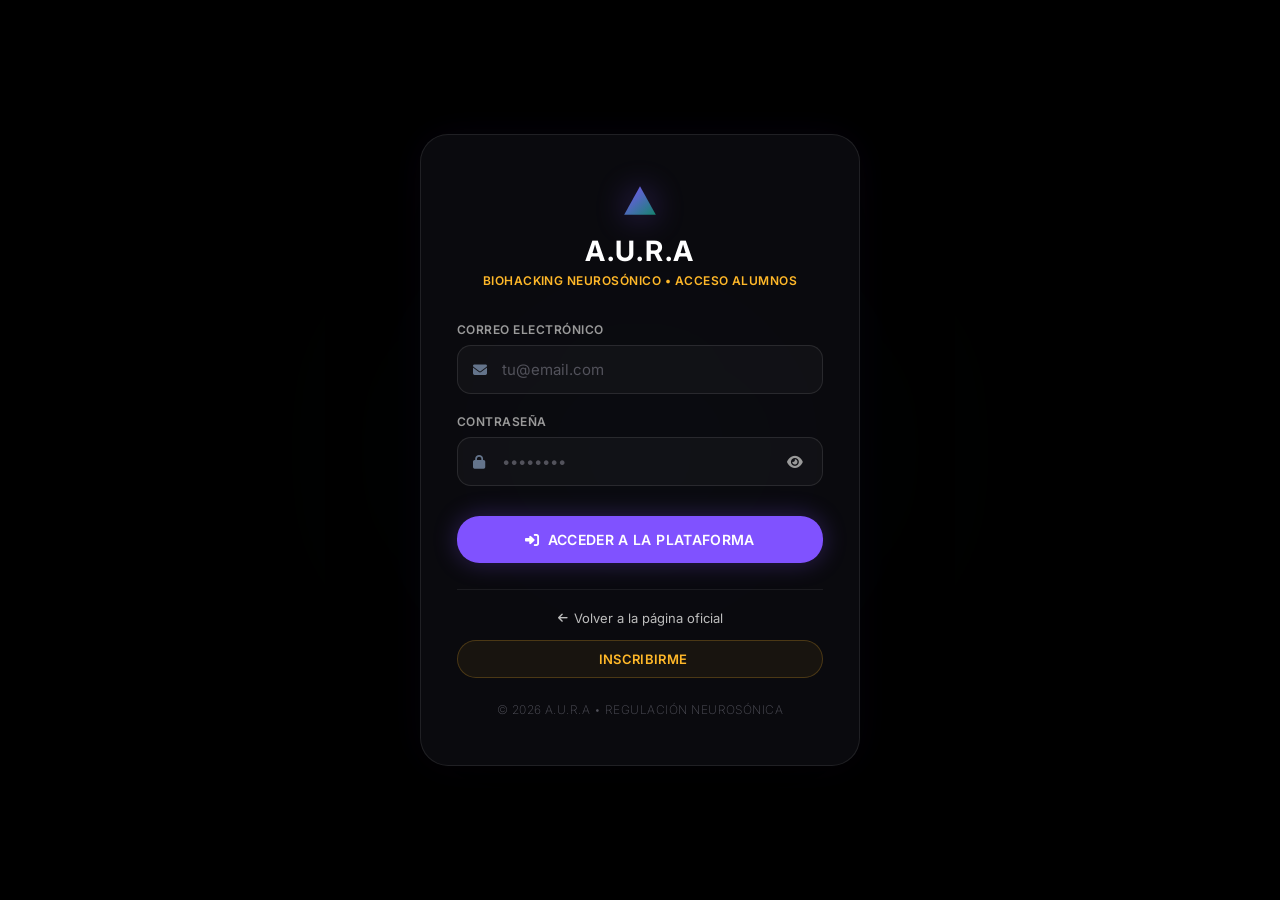
<file: index.html>
<!DOCTYPE html>
<html lang="es">
<head>
    <meta charset="UTF-8">
    <meta name="viewport" content="width=device-width, initial-scale=1.0, maximum-scale=1.0, user-scalable=no">
    <title>A.U.R.A &bull; Taller</title>
    <link rel="icon" type="image/png" href="favicon.png">
    <link rel="apple-touch-icon" href="apple-touch-icon.png">
    <link rel="manifest" href="manifest.json">
    <script>
        // Router automático del Taller:
        // Si el alumno tiene sesión activa va a plataforma.html, si no va a login.html
        (function() {
            var session = localStorage.getItem('aura_session') || localStorage.getItem('neurohub_session_v2');
            var loggedOut = sessionStorage.getItem('aura_logged_out') === '1';
            if (session && !loggedOut) {
                window.location.replace('plataforma.html');
            } else {
                window.location.replace('login.html');
            }
        })();
    </script>
</head>
<body style="background-color: #000000; color: #9a9a9a; display: flex; align-items: center; justify-content: center; height: 100vh; margin: 0; font-family: -apple-system, BlinkMacSystemFont, 'Segoe UI', Roboto, sans-serif;">
    <p style="font-size: 14px; letter-spacing: 0.05em;">Cargando A.U.R.A...</p>
</body>
</html>
</file>
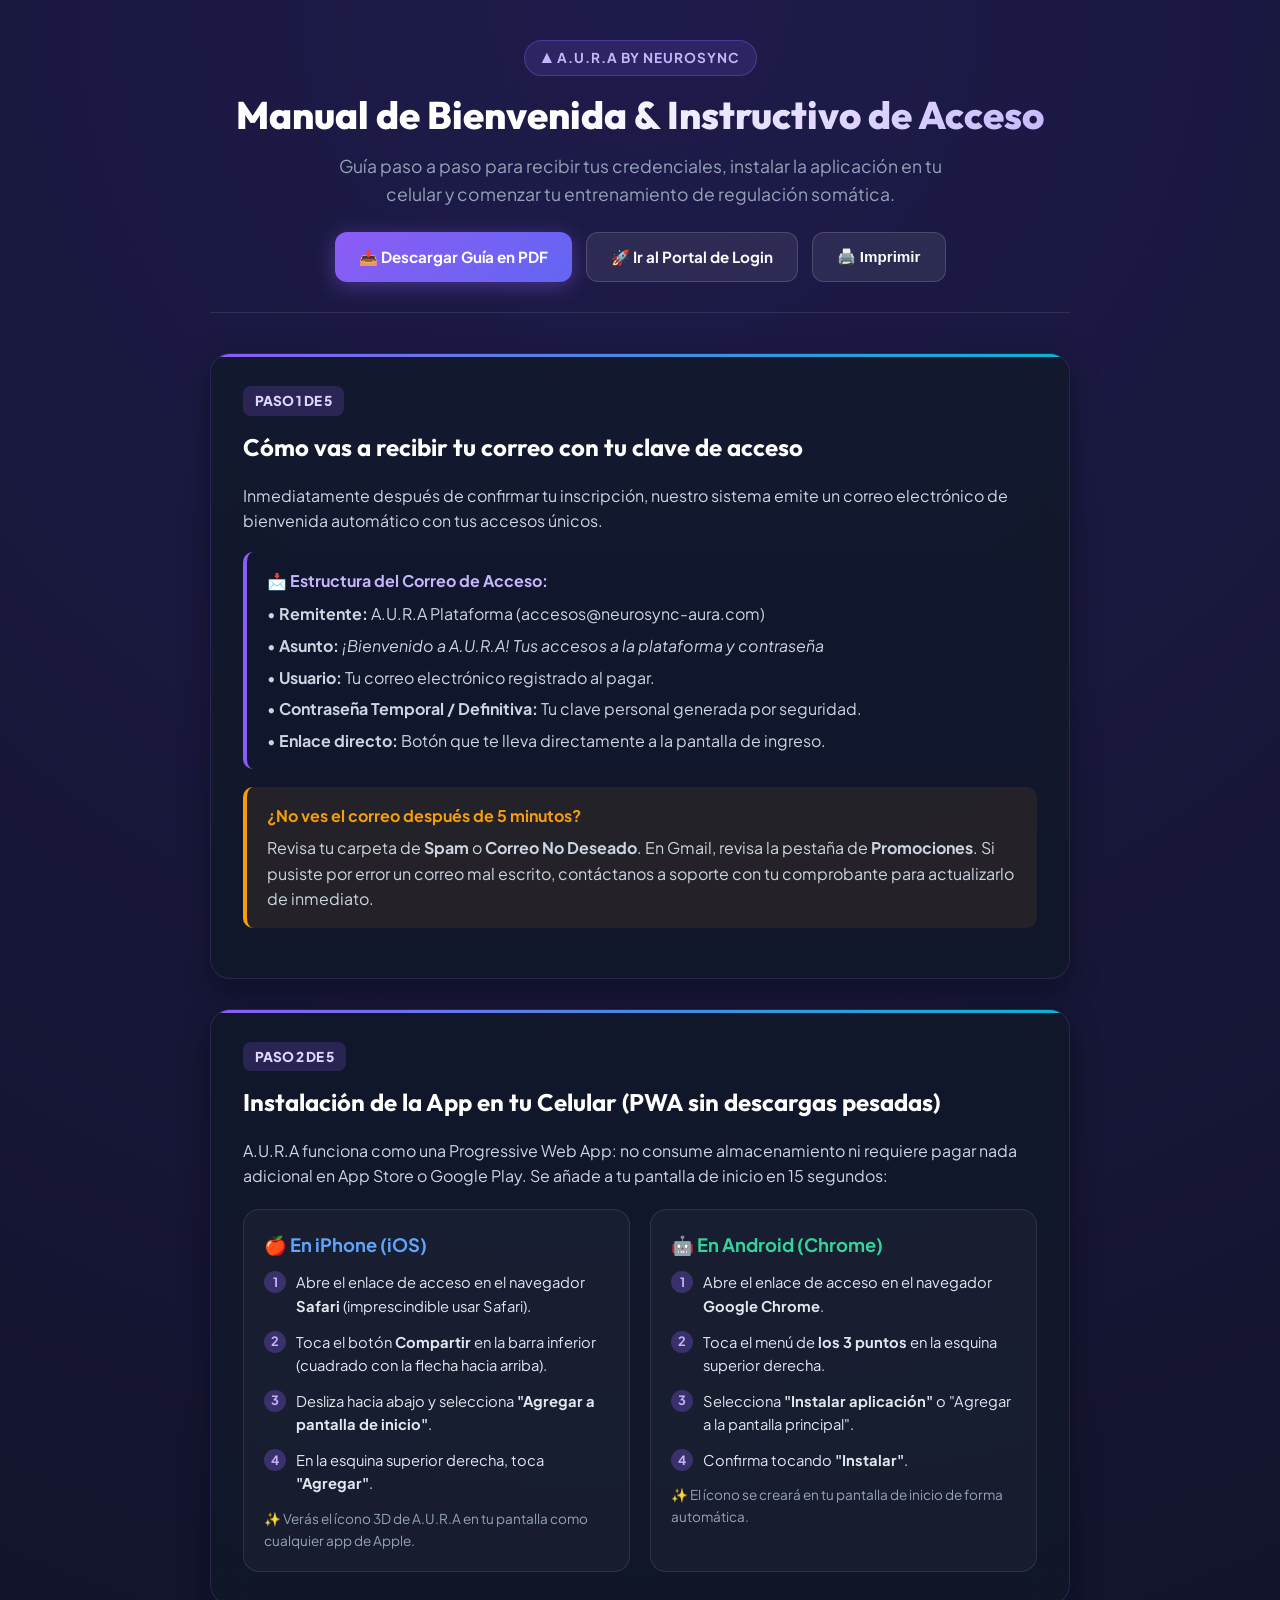
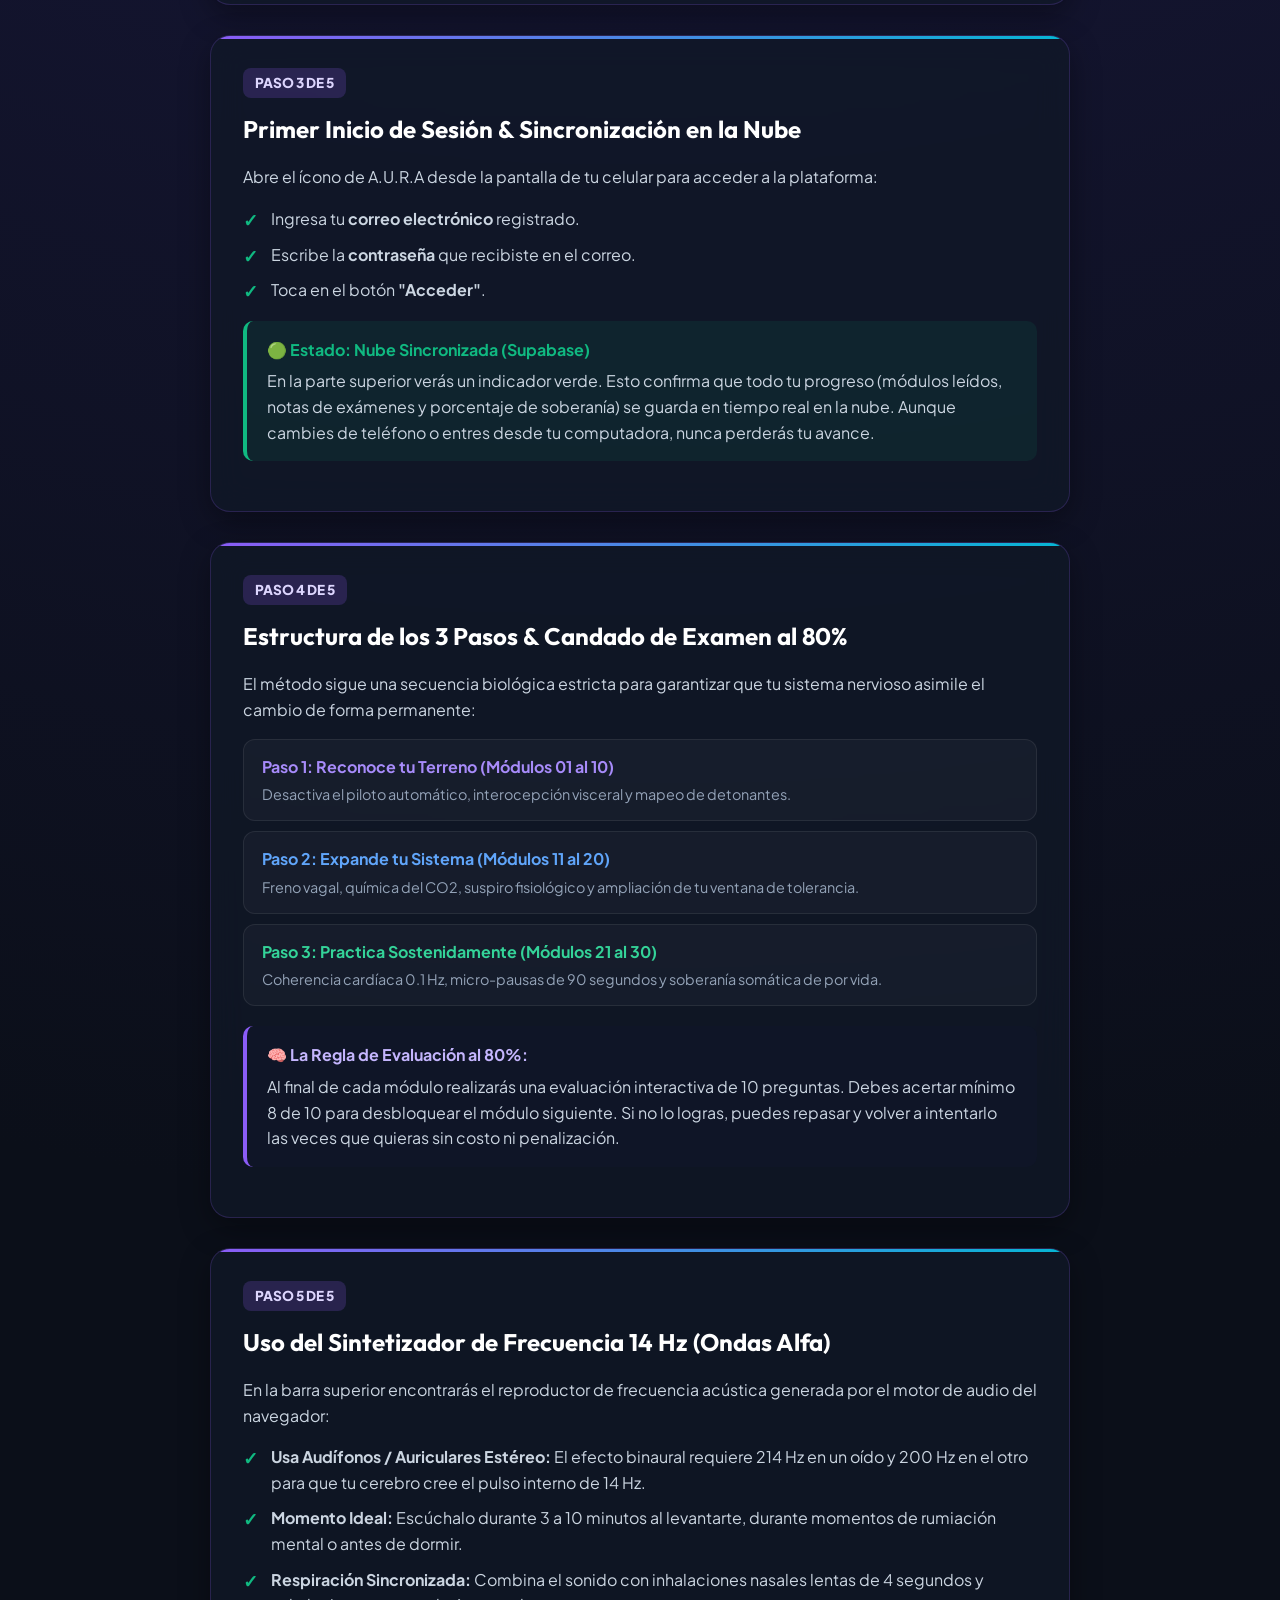
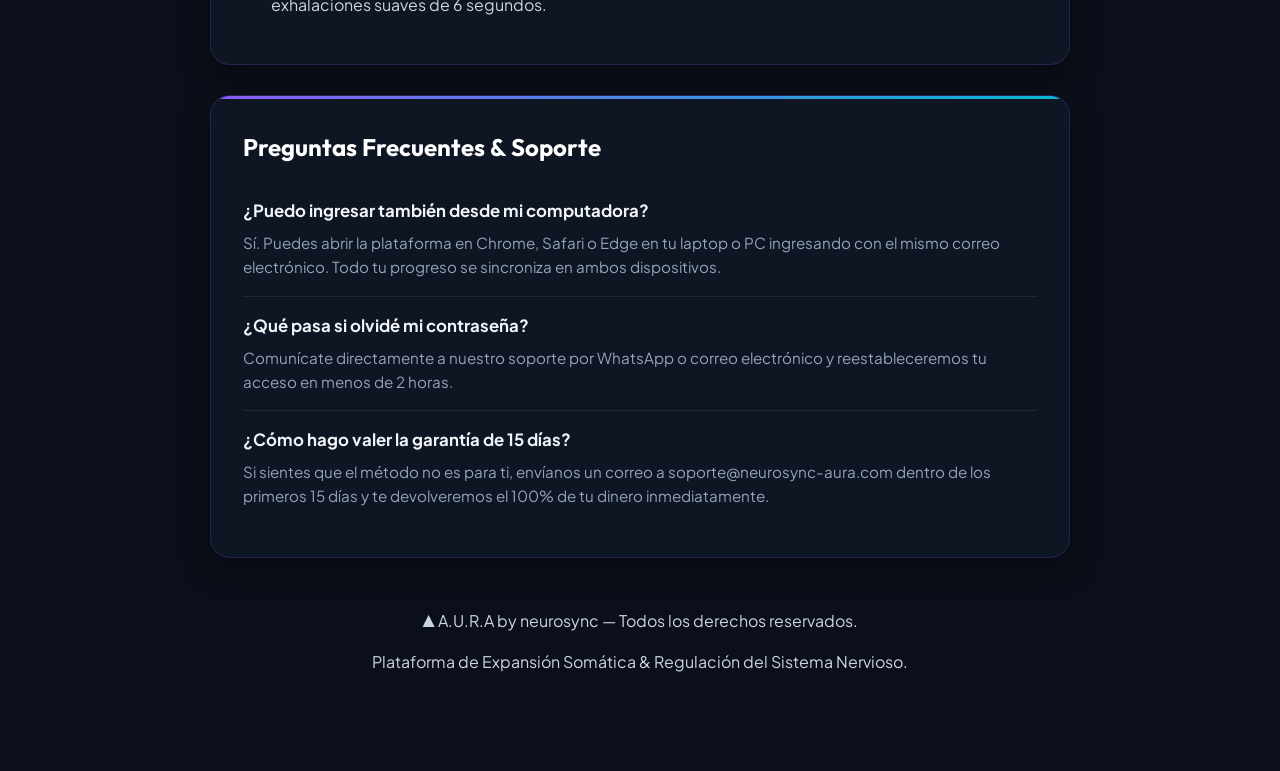
<file: instructivo.html>
<!DOCTYPE html>
<html lang="es">
<head>
  <meta charset="UTF-8">
  <meta name="viewport" content="width=device-width, initial-scale=1.0">
  <title>A.U.R.A | Instructivo Oficial de Acceso & Uso de la Plataforma</title>
  <link rel="icon" type="image/png" href="favicon.png">
  <link rel="apple-touch-icon" href="apple-touch-icon.png">
  <link rel="preconnect" href="https://fonts.googleapis.com">
  <link rel="preconnect" href="https://fonts.gstatic.com" crossorigin>
  <link href="https://fonts.googleapis.com/css2?family=Plus+Jakarta+Sans:wght@300;400;500;600;700;800&family=Outfit:wght@400;500;600;700&display=swap" rel="stylesheet">
  <style>
    :root {
      --bg: #0b0f19;
      --card-bg: rgba(17, 24, 39, 0.75);
      --card-border: rgba(139, 92, 246, 0.2);
      --primary: #8b5cf6;
      --primary-glow: rgba(139, 92, 246, 0.4);
      --indigo: #6366f1;
      --cyan: #06b6d4;
      --green: #10b981;
      --amber: #f59e0b;
      --text-main: #f8fafc;
      --text-muted: #94a3b8;
    }

    * {
      box-sizing: border-box;
      margin: 0;
      padding: 0;
    }

    body {
      font-family: 'Plus Jakarta Sans', sans-serif;
      background: radial-gradient(circle at 50% 0%, #1e1b4b 0%, #0b0f19 70%);
      color: var(--text-main);
      line-height: 1.6;
      padding: 40px 20px 80px;
    }

    .container {
      max-width: 860px;
      margin: 0 auto;
    }

    /* Header */
    .header {
      text-align: center;
      margin-bottom: 40px;
      padding-bottom: 30px;
      border-bottom: 1px solid rgba(255, 255, 255, 0.1);
    }

    .brand-tag {
      display: inline-flex;
      align-items: center;
      gap: 8px;
      background: rgba(139, 92, 246, 0.15);
      border: 1px solid rgba(139, 92, 246, 0.35);
      color: #c4b5fd;
      padding: 6px 16px;
      border-radius: 999px;
      font-size: 0.85rem;
      font-weight: 700;
      letter-spacing: 1px;
      text-transform: uppercase;
      margin-bottom: 16px;
    }

    h1 {
      font-family: 'Outfit', sans-serif;
      font-size: 2.4rem;
      font-weight: 800;
      line-height: 1.2;
      background: linear-gradient(135deg, #ffffff 40%, #c4b5fd 100%);
      -webkit-background-clip: text;
      -webkit-text-fill-color: transparent;
      margin-bottom: 14px;
    }

    .subtitle {
      color: var(--text-muted);
      font-size: 1.1rem;
      max-width: 650px;
      margin: 0 auto 24px;
    }

    .action-bar {
      display: flex;
      justify-content: center;
      gap: 14px;
      flex-wrap: wrap;
    }

    .btn {
      display: inline-flex;
      align-items: center;
      gap: 8px;
      padding: 12px 24px;
      border-radius: 12px;
      font-weight: 700;
      font-size: 0.95rem;
      text-decoration: none;
      cursor: pointer;
      transition: all 0.25s ease;
      border: none;
    }

    .btn-primary {
      background: linear-gradient(135deg, var(--primary) 0%, var(--indigo) 100%);
      color: white;
      box-shadow: 0 4px 20px var(--primary-glow);
    }

    .btn-primary:hover {
      transform: translateY(-2px);
      box-shadow: 0 8px 30px var(--primary-glow);
    }

    .btn-secondary {
      background: rgba(255, 255, 255, 0.08);
      color: var(--text-main);
      border: 1px solid rgba(255, 255, 255, 0.15);
    }

    .btn-secondary:hover {
      background: rgba(255, 255, 255, 0.15);
    }

    /* Cards */
    .card {
      background: var(--card-bg);
      backdrop-filter: blur(16px);
      border: 1px solid var(--card-border);
      border-radius: 20px;
      padding: 32px;
      margin-bottom: 30px;
      box-shadow: 0 10px 30px rgba(0, 0, 0, 0.35);
      position: relative;
      overflow: hidden;
    }

    .card::before {
      content: '';
      position: absolute;
      top: 0;
      left: 0;
      right: 0;
      height: 3px;
      background: linear-gradient(90deg, var(--primary), var(--cyan));
    }

    .step-badge {
      display: inline-flex;
      align-items: center;
      gap: 8px;
      background: rgba(139, 92, 246, 0.2);
      color: #ddd6fe;
      font-weight: 800;
      font-size: 0.85rem;
      padding: 4px 12px;
      border-radius: 8px;
      margin-bottom: 12px;
    }

    h2 {
      font-family: 'Outfit', sans-serif;
      font-size: 1.5rem;
      font-weight: 700;
      margin-bottom: 16px;
      color: #ffffff;
    }

    p {
      color: #cbd5e1;
      font-size: 1rem;
      margin-bottom: 16px;
    }

    /* Callout */
    .callout {
      background: rgba(15, 23, 42, 0.6);
      border-left: 4px solid var(--primary);
      border-radius: 10px;
      padding: 16px 20px;
      margin: 18px 0;
    }

    .callout-success {
      border-left-color: var(--green);
      background: rgba(16, 185, 129, 0.08);
    }

    .callout-warning {
      border-left-color: var(--amber);
      background: rgba(245, 158, 11, 0.08);
    }

    /* Grid OS */
    .grid-os {
      display: grid;
      grid-template-columns: 1fr 1fr;
      gap: 20px;
      margin-top: 20px;
    }

    @media (max-width: 680px) {
      .grid-os {
        grid-template-columns: 1fr;
      }
      h1 {
        font-size: 1.8rem;
      }
      .card {
        padding: 24px 20px;
      }
    }

    .os-box {
      background: rgba(255, 255, 255, 0.03);
      border: 1px solid rgba(255, 255, 255, 0.1);
      border-radius: 16px;
      padding: 20px;
    }

    .os-title {
      font-size: 1.15rem;
      font-weight: 700;
      margin-bottom: 12px;
      display: flex;
      align-items: center;
      gap: 8px;
    }

    .os-steps {
      list-style: none;
      counter-reset: os-counter;
    }

    .os-steps li {
      counter-increment: os-counter;
      position: relative;
      padding-left: 32px;
      margin-bottom: 12px;
      font-size: 0.92rem;
      color: #e2e8f0;
    }

    .os-steps li::before {
      content: counter(os-counter);
      position: absolute;
      left: 0;
      top: 0;
      width: 22px;
      height: 22px;
      border-radius: 50%;
      background: rgba(139, 92, 246, 0.3);
      color: #c4b5fd;
      font-weight: 700;
      font-size: 0.8rem;
      display: flex;
      align-items: center;
      justify-content: center;
    }

    /* List items */
    .checklist {
      list-style: none;
      margin: 14px 0;
    }

    .checklist li {
      position: relative;
      padding-left: 28px;
      margin-bottom: 10px;
      color: #cbd5e1;
    }

    .checklist li::before {
      content: '✓';
      position: absolute;
      left: 0;
      color: var(--green);
      font-weight: 900;
      font-size: 1.1rem;
    }

    /* FAQ accordion */
    .faq-item {
      border-bottom: 1px solid rgba(255, 255, 255, 0.08);
      padding: 16px 0;
    }

    .faq-item:last-child {
      border-bottom: none;
    }

    .faq-q {
      font-weight: 700;
      color: #f1f5f9;
      font-size: 1.05rem;
      margin-bottom: 6px;
    }

    .faq-a {
      color: var(--text-muted);
      font-size: 0.95rem;
      margin: 0;
    }

    .footer {
      text-align: center;
      margin-top: 50px;
      color: var(--text-muted);
      font-size: 0.88rem;
    }

    /* Print styles */
    @media print {
      body {
        background: white;
        color: #1e293b;
        padding: 0;
      }
      .card {
        background: white;
        border: 1px solid #cbd5e1;
        box-shadow: none;
        color: #1e293b;
        page-break-inside: avoid;
      }
      h1, h2, .os-title {
        color: #0f172a;
        -webkit-text-fill-color: initial;
      }
      .btn, .action-bar {
        display: none;
      }
      .callout {
        background: #f8fafc;
        border-color: #7c3aed;
      }
    }
  </style>
</head>
<body>

  <div class="container">

    <!-- Header -->
    <header class="header">
      <div class="brand-tag">▲ A.U.R.A by neurosync</div>
      <h1>Manual de Bienvenida & Instructivo de Acceso</h1>
      <p class="subtitle">Guía paso a paso para recibir tus credenciales, instalar la aplicación en tu celular y comenzar tu entrenamiento de regulación somática.</p>
      <div class="action-bar">
        <a href="INSTRUCTIVO_USO_AURA.pdf" download class="btn btn-primary">
          📥 Descargar Guía en PDF
        </a>
        <a href="login.html" class="btn btn-secondary">
          🚀 Ir al Portal de Login
        </a>
        <button onclick="window.print()" class="btn btn-secondary">
          🖨️ Imprimir
        </button>
      </div>
    </header>

    <!-- Paso 1 -->
    <div class="card">
      <div class="step-badge">PASO 1 DE 5</div>
      <h2>Cómo vas a recibir tu correo con tu clave de acceso</h2>
      <p>Inmediatamente después de confirmar tu inscripción, nuestro sistema emite un correo electrónico de bienvenida automático con tus accesos únicos.</p>

      <div class="callout">
        <h4 style="color: #c4b5fd; margin-bottom: 8px;">📩 Estructura del Correo de Acceso:</h4>
        <p style="margin-bottom: 6px;">• <strong>Remitente:</strong> A.U.R.A Plataforma (accesos@neurosync-aura.com)</p>
        <p style="margin-bottom: 6px;">• <strong>Asunto:</strong> <em>¡Bienvenido a A.U.R.A! Tus accesos a la plataforma y contraseña</em></p>
        <p style="margin-bottom: 6px;">• <strong>Usuario:</strong> Tu correo electrónico registrado al pagar.</p>
        <p style="margin-bottom: 6px;">• <strong>Contraseña Temporal / Definitiva:</strong> Tu clave personal generada por seguridad.</p>
        <p style="margin-bottom: 0;">• <strong>Enlace directo:</strong> Botón que te lleva directamente a la pantalla de ingreso.</p>
      </div>

      <div class="callout callout-warning">
        <strong style="color: #f59e0b;">¿No ves el correo después de 5 minutos?</strong>
        <p style="margin-top: 6px; margin-bottom: 0;">Revisa tu carpeta de <strong>Spam</strong> o <strong>Correo No Deseado</strong>. En Gmail, revisa la pestaña de <strong>Promociones</strong>. Si pusiste por error un correo mal escrito, contáctanos a soporte con tu comprobante para actualizarlo de inmediato.</p>
      </div>
    </div>

    <!-- Paso 2 -->
    <div class="card">
      <div class="step-badge">PASO 2 DE 5</div>
      <h2>Instalación de la App en tu Celular (PWA sin descargas pesadas)</h2>
      <p>A.U.R.A funciona como una Progressive Web App: no consume almacenamiento ni requiere pagar nada adicional en App Store o Google Play. Se añade a tu pantalla de inicio en 15 segundos:</p>

      <div class="grid-os">
        <!-- iPhone -->
        <div class="os-box">
          <div class="os-title" style="color: #60a5fa;">🍎 En iPhone (iOS)</div>
          <ol class="os-steps">
            <li>Abre el enlace de acceso en el navegador <strong>Safari</strong> (imprescindible usar Safari).</li>
            <li>Toca el botón <strong>Compartir</strong> en la barra inferior (cuadrado con la flecha hacia arriba).</li>
            <li>Desliza hacia abajo y selecciona <strong>"Agregar a pantalla de inicio"</strong>.</li>
            <li>En la esquina superior derecha, toca <strong>"Agregar"</strong>.</li>
          </ol>
          <div style="font-size: 0.85rem; color: #94a3b8; margin-top: 8px;">
            ✨ Verás el ícono 3D de A.U.R.A en tu pantalla como cualquier app de Apple.
          </div>
        </div>

        <!-- Android -->
        <div class="os-box">
          <div class="os-title" style="color: #34d399;">🤖 En Android (Chrome)</div>
          <ol class="os-steps">
            <li>Abre el enlace de acceso en el navegador <strong>Google Chrome</strong>.</li>
            <li>Toca el menú de <strong>los 3 puntos</strong> en la esquina superior derecha.</li>
            <li>Selecciona <strong>"Instalar aplicación"</strong> o "Agregar a la pantalla principal".</li>
            <li>Confirma tocando <strong>"Instalar"</strong>.</li>
          </ol>
          <div style="font-size: 0.85rem; color: #94a3b8; margin-top: 8px;">
            ✨ El ícono se creará en tu pantalla de inicio de forma automática.
          </div>
        </div>
      </div>
    </div>

    <!-- Paso 3 -->
    <div class="card">
      <div class="step-badge">PASO 3 DE 5</div>
      <h2>Primer Inicio de Sesión & Sincronización en la Nube</h2>
      <p>Abre el ícono de A.U.R.A desde la pantalla de tu celular para acceder a la plataforma:</p>

      <ul class="checklist">
        <li>Ingresa tu <strong>correo electrónico</strong> registrado.</li>
        <li>Escribe la <strong>contraseña</strong> que recibiste en el correo.</li>
        <li>Toca en el botón <strong>"Acceder"</strong>.</li>
      </ul>

      <div class="callout callout-success">
        <strong style="color: #10b981;">🟢 Estado: Nube Sincronizada (Supabase)</strong>
        <p style="margin-top: 6px; margin-bottom: 0;">En la parte superior verás un indicador verde. Esto confirma que todo tu progreso (módulos leídos, notas de exámenes y porcentaje de soberanía) se guarda en tiempo real en la nube. Aunque cambies de teléfono o entres desde tu computadora, nunca perderás tu avance.</p>
      </div>
    </div>

    <!-- Paso 4 -->
    <div class="card">
      <div class="step-badge">PASO 4 DE 5</div>
      <h2>Estructura de los 3 Pasos & Candado de Examen al 80%</h2>
      <p>El método sigue una secuencia biológica estricta para garantizar que tu sistema nervioso asimile el cambio de forma permanente:</p>

      <div style="margin-bottom: 20px;">
        <div style="background: rgba(255,255,255,0.03); border: 1px solid rgba(255,255,255,0.08); border-radius: 12px; padding: 14px 18px; margin-bottom: 10px;">
          <strong style="color: #a78bfa;">Paso 1: Reconoce tu Terreno (Módulos 01 al 10)</strong>
          <p style="font-size: 0.9rem; margin: 4px 0 0; color: #94a3b8;">Desactiva el piloto automático, interocepción visceral y mapeo de detonantes.</p>
        </div>
        <div style="background: rgba(255,255,255,0.03); border: 1px solid rgba(255,255,255,0.08); border-radius: 12px; padding: 14px 18px; margin-bottom: 10px;">
          <strong style="color: #60a5fa;">Paso 2: Expande tu Sistema (Módulos 11 al 20)</strong>
          <p style="font-size: 0.9rem; margin: 4px 0 0; color: #94a3b8;">Freno vagal, química del CO2, suspiro fisiológico y ampliación de tu ventana de tolerancia.</p>
        </div>
        <div style="background: rgba(255,255,255,0.03); border: 1px solid rgba(255,255,255,0.08); border-radius: 12px; padding: 14px 18px;">
          <strong style="color: #34d399;">Paso 3: Practica Sostenidamente (Módulos 21 al 30)</strong>
          <p style="font-size: 0.9rem; margin: 4px 0 0; color: #94a3b8;">Coherencia cardíaca 0.1 Hz, micro-pausas de 90 segundos y soberanía somática de por vida.</p>
        </div>
      </div>

      <div class="callout">
        <strong style="color: #c4b5fd;">🧠 La Regla de Evaluación al 80%:</strong>
        <p style="margin-top: 6px; margin-bottom: 0;">Al final de cada módulo realizarás una evaluación interactiva de 10 preguntas. Debes acertar mínimo 8 de 10 para desbloquear el módulo siguiente. Si no lo logras, puedes repasar y volver a intentarlo las veces que quieras sin costo ni penalización.</p>
      </div>
    </div>

    <!-- Paso 5 -->
    <div class="card">
      <div class="step-badge">PASO 5 DE 5</div>
      <h2>Uso del Sintetizador de Frecuencia 14 Hz (Ondas Alfa)</h2>
      <p>En la barra superior encontrarás el reproductor de frecuencia acústica generada por el motor de audio del navegador:</p>

      <ul class="checklist">
        <li><strong>Usa Audífonos / Auriculares Estéreo:</strong> El efecto binaural requiere 214 Hz en un oído y 200 Hz en el otro para que tu cerebro cree el pulso interno de 14 Hz.</li>
        <li><strong>Momento Ideal:</strong> Escúchalo durante 3 a 10 minutos al levantarte, durante momentos de rumiación mental o antes de dormir.</li>
        <li><strong>Respiración Sincronizada:</strong> Combina el sonido con inhalaciones nasales lentas de 4 segundos y exhalaciones suaves de 6 segundos.</li>
      </ul>
    </div>

    <!-- FAQ -->
    <div class="card">
      <h2>Preguntas Frecuentes & Soporte</h2>

      <div class="faq-item">
        <div class="faq-q">¿Puedo ingresar también desde mi computadora?</div>
        <div class="faq-a">Sí. Puedes abrir la plataforma en Chrome, Safari o Edge en tu laptop o PC ingresando con el mismo correo electrónico. Todo tu progreso se sincroniza en ambos dispositivos.</div>
      </div>


      <div class="faq-item">
        <div class="faq-q">¿Qué pasa si olvidé mi contraseña?</div>
        <div class="faq-a">Comunícate directamente a nuestro soporte por WhatsApp o correo electrónico y reestableceremos tu acceso en menos de 2 horas.</div>
      </div>

      <div class="faq-item">
        <div class="faq-q">¿Cómo hago valer la garantía de 15 días?</div>
        <div class="faq-a">Si sientes que el método no es para ti, envíanos un correo a soporte@neurosync-aura.com dentro de los primeros 15 días y te devolveremos el 100% de tu dinero inmediatamente.</div>
      </div>
    </div>

    <footer class="footer">
      <p>▲ A.U.R.A by neurosync — Todos los derechos reservados.</p>
      <p style="margin-top: 4px;">Plataforma de Expansión Somática & Regulación del Sistema Nervioso.</p>
    </footer>

  </div>

</body>
</html>
</file>
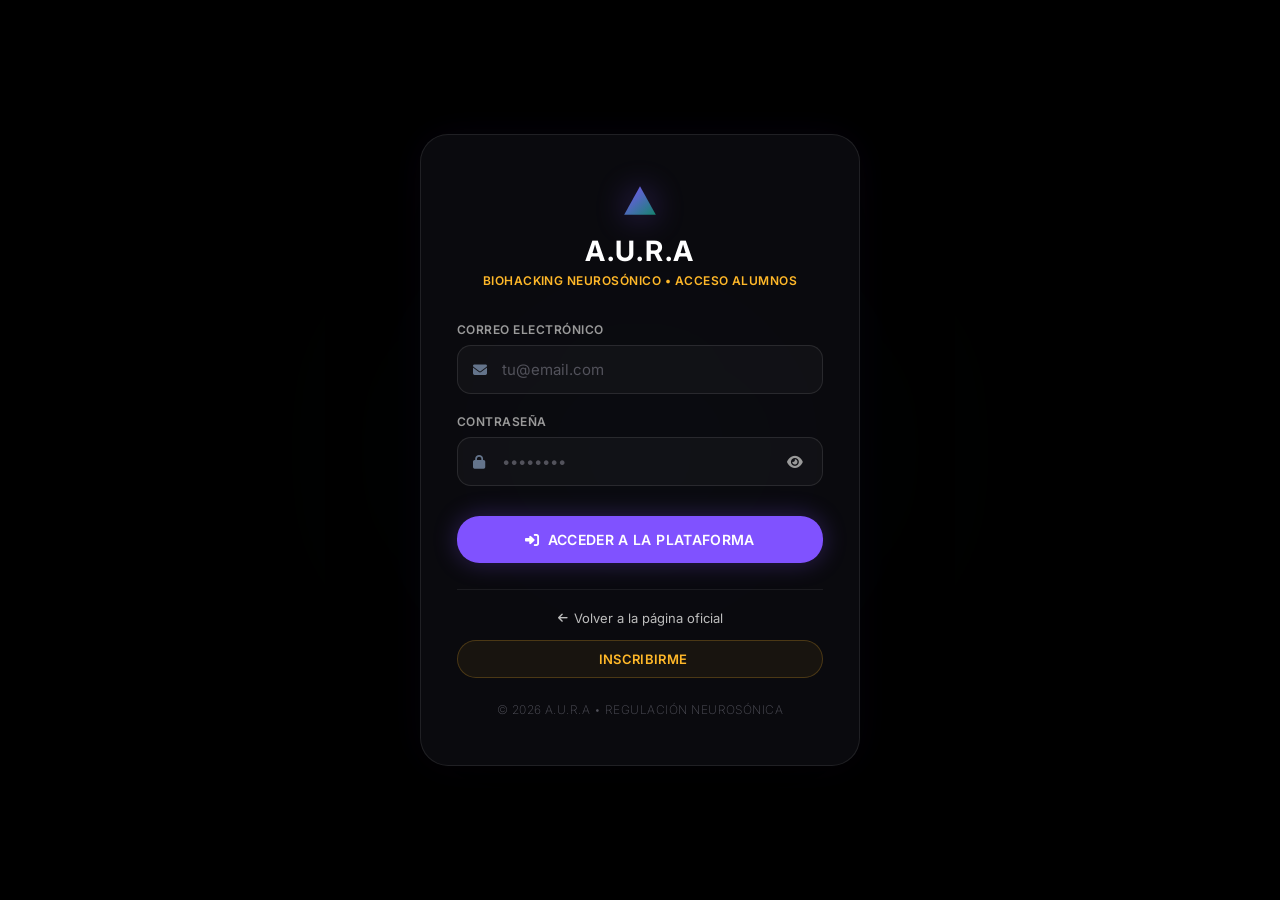
<file: login.html>
<!DOCTYPE html>
<html lang="es">
<head>
    <meta charset="UTF-8">
    <meta name="viewport" content="width=device-width, initial-scale=1.0, maximum-scale=1.0, user-scalable=no, viewport-fit=cover">
    <title>A.U.R.A &bull; Acceso Alumnos</title>
    <meta name="description" content="Acceso a la plataforma web oficial de A.U.R.A — Neuro-regulación somática y biohacking neurosónico.">
    
    <!-- iOS Web Clip & PWA Meta Tags -->
    <meta name="apple-mobile-web-app-capable" content="yes">
    <meta name="apple-mobile-web-app-status-bar-style" content="black-translucent">
    <meta name="apple-mobile-web-app-title" content="A.U.R.A">
    <meta name="theme-color" content="#000000">
    
    <!-- Icons -->
    <link rel="icon" type="image/png" href="favicon.png">
    <link rel="apple-touch-icon" sizes="180x180" href="apple-touch-icon.png">
    <link rel="manifest" href="manifest.json">

    <!-- Fonts: Inter (PPNeueMontreal substitute) -->
    <link rel="preconnect" href="https://fonts.googleapis.com">
    <link rel="preconnect" href="https://fonts.gstatic.com" crossorigin>
    <link href="https://fonts.googleapis.com/css2?family=Inter:wght@200;400;500;600;700&display=swap" rel="stylesheet">
    <link rel="stylesheet" href="https://cdnjs.cloudflare.com/ajax/libs/font-awesome/6.4.0/css/all.min.css">

    <style>
        /* ==========================================================================
           DALA DESIGN SYSTEM TOKENS (Pure Void Black, Monolithic Typography & Electric Iris)
           ========================================================================== */
        :root {
            --color-void: #000000;
            --color-bone-white: #ffffff;
            --color-ash-gray: #9a9a9a;
            --color-silver-mist: #bdbdbd;
            --color-electric-iris: #8052ff;
            --color-saffron-spark: #ffb829;
            --color-deep-verdant: #15846e;
            --font-main: 'Inter', ui-sans-serif, -apple-system, BlinkMacSystemFont, "Segoe UI", Roboto, sans-serif;
        }

        *, *::before, *::after {
            box-sizing: border-box;
            margin: 0;
            padding: 0;
            -webkit-font-smoothing: antialiased;
        }

        html {
            background-color: var(--color-void);
            color: var(--color-bone-white);
            font-family: var(--font-main);
            min-height: 100vh;
        }

        body {
            background-color: #000000;
            min-height: 100vh;
            display: flex;
            flex-direction: column;
            align-items: center;
            justify-content: center;
            padding: 24px 18px;
            position: relative;
            overflow-x: hidden;
        }

        /* Ambient subtle aura nebula glow */
        .ambient-glow {
            position: fixed;
            top: 50%;
            left: 50%;
            transform: translate(-50%, -50%);
            width: 600px;
            height: 600px;
            background: radial-gradient(
                circle,
                rgba(128, 82, 255, 0.08) 0%,
                rgba(21, 132, 110, 0.04) 40%,
                transparent 70%
            );
            filter: blur(90px);
            pointer-events: none;
            z-index: 0;
        }

        /* Monolithic Glassmorphic Login Card */
        .login-card {
            width: 100%;
            max-width: 440px;
            background: rgba(14, 14, 18, 0.78);
            border: 1px solid rgba(255, 255, 255, 0.09);
            border-radius: 28px;
            padding: 48px 36px;
            box-shadow: 0 32px 80px rgba(0, 0, 0, 0.85), 0 0 40px rgba(128, 82, 255, 0.06);
            backdrop-filter: blur(24px);
            -webkit-backdrop-filter: blur(24px);
            text-align: center;
            position: relative;
            z-index: 10;
        }

        /* Brand Logo (Matching Sales Page) */
        .brand-header {
            display: flex;
            flex-direction: column;
            align-items: center;
            margin-bottom: 34px;
        }

        .brand-triangle-logo {
            width: 38px;
            height: 38px;
            display: block;
            margin-bottom: 16px;
            filter: drop-shadow(0 0 16px rgba(128, 82, 255, 0.45));
            transition: transform 0.3s ease;
        }

        .brand-triangle-logo:hover {
            transform: scale(1.06);
        }

        .brand-title {
            font-size: 28px;
            font-weight: 700;
            color: var(--color-bone-white);
            letter-spacing: 0.06em;
            text-transform: uppercase;
            line-height: 1;
            margin-bottom: 8px;
        }

        .brand-sub {
            font-size: 12px;
            font-weight: 600;
            color: var(--color-saffron-spark);
            letter-spacing: 0.04em;
            text-transform: uppercase;
        }

        /* Form Controls */
        .form-group {
            text-align: left;
            margin-bottom: 20px;
        }

        .form-label {
            display: block;
            font-size: 12px;
            font-weight: 600;
            color: var(--color-ash-gray);
            letter-spacing: 0.04em;
            text-transform: uppercase;
            margin-bottom: 8px;
        }

        .input-wrapper {
            position: relative;
            display: flex;
            align-items: center;
        }

        .input-icon {
            position: absolute;
            left: 16px;
            top: 50%;
            transform: translateY(-50%);
            color: #64748b;
            font-size: 14px;
            pointer-events: none;
            z-index: 2;
        }

        .toggle-password {
            position: absolute;
            right: 16px;
            top: 50%;
            transform: translateY(-50%);
            color: var(--color-ash-gray);
            cursor: pointer;
            z-index: 5;
            padding: 4px;
            font-size: 14px;
            transition: color 0.2s ease, transform 0.2s ease;
        }

        .toggle-password:hover {
            color: var(--color-electric-iris);
            transform: translateY(-50%) scale(1.1);
        }

        .form-control {
            width: 100%;
            background: rgba(255, 255, 255, 0.03);
            border: 1px solid rgba(255, 255, 255, 0.1);
            border-radius: 14px;
            padding: 14px 44px 14px 44px;
            color: var(--color-bone-white);
            font-family: var(--font-main);
            font-size: 15px;
            outline: none;
            transition: all 0.25s ease;
        }

        .form-control::placeholder {
            color: #52525b;
        }

        .form-control:focus {
            border-color: var(--color-electric-iris);
            background: rgba(255, 255, 255, 0.06);
            box-shadow: 0 0 20px rgba(128, 82, 255, 0.25);
        }

        /* Primary Submit Button: Electric Iris Pill */
        .btn-submit {
            width: 100%;
            background-color: var(--color-electric-iris);
            color: var(--color-bone-white);
            border-radius: 22.5px;
            padding: 15px 24px;
            font-family: var(--font-main);
            font-size: 14px;
            font-weight: 600;
            letter-spacing: 0.025em;
            text-transform: uppercase;
            border: none;
            cursor: pointer;
            margin-top: 10px;
            transition: opacity 0.2s ease, transform 0.2s ease, box-shadow 0.2s ease;
            box-shadow: 0 0 24px rgba(128, 82, 255, 0.3);
            display: inline-flex;
            align-items: center;
            justify-content: center;
            gap: 8px;
        }

        .btn-submit:hover {
            opacity: 0.92;
            transform: translateY(-1px);
            box-shadow: 0 0 32px rgba(128, 82, 255, 0.45);
        }

        .btn-submit:active {
            transform: translateY(0);
        }

        /* Error Message Box */
        .error-msg {
            display: none;
            background: rgba(244, 63, 94, 0.1);
            border: 1px solid rgba(244, 63, 94, 0.35);
            color: #fda4af;
            padding: 12px 16px;
            border-radius: 12px;
            font-size: 13px;
            margin-bottom: 20px;
            text-align: left;
            align-items: center;
            gap: 10px;
            line-height: 1.4;
            animation: fadeIn 0.25s ease;
        }

        @keyframes fadeIn {
            from { opacity: 0; transform: translateY(-4px); }
            to { opacity: 1; transform: translateY(0); }
        }

        /* Footer & Extra Actions */
        .login-footer-actions {
            margin-top: 26px;
            padding-top: 20px;
            border-top: 1px solid rgba(255, 255, 255, 0.07);
            display: flex;
            flex-direction: column;
            gap: 14px;
        }

        .link-sales-page {
            color: var(--color-silver-mist);
            text-decoration: none;
            font-size: 13px;
            font-weight: 400;
            display: inline-flex;
            align-items: center;
            justify-content: center;
            gap: 6px;
            transition: color 0.2s ease;
        }

        .link-sales-page:hover {
            color: var(--color-bone-white);
        }

        .btn-register-ghost {
            color: var(--color-saffron-spark);
            text-decoration: none;
            font-size: 13px;
            font-weight: 600;
            letter-spacing: 0.025em;
            text-transform: uppercase;
            display: inline-flex;
            align-items: center;
            justify-content: center;
            gap: 6px;
            padding: 10px 16px;
            border-radius: 20px;
            background: rgba(255, 184, 41, 0.06);
            border: 1px solid rgba(255, 184, 41, 0.22);
            transition: all 0.2s ease;
        }

        .btn-register-ghost:hover {
            background: rgba(255, 184, 41, 0.12);
            border-color: var(--color-saffron-spark);
            box-shadow: 0 0 16px rgba(255, 184, 41, 0.2);
        }

        .login-caption {
            margin-top: 24px;
            font-size: 12px;
            font-weight: 200;
            color: #52525b;
            letter-spacing: 0.04em;
            text-transform: uppercase;
        }

        /* Mobile Adjustments */
        @media (max-width: 480px) {
            body {
                padding: 16px;
            }
            .login-card {
                padding: 36px 24px;
                border-radius: 22px;
            }
            .brand-title {
                font-size: 25px;
            }
            .brand-triangle-logo {
                width: 32px;
                height: 32px;
            }
            .form-control {
                font-size: 16px !important; /* Evita zoom automático en Safari iOS */
                padding: 13px 40px 13px 40px;
            }
        }
    </style>
</head>
<body>

    <!-- Ambient Subtle Glow Background -->
    <div class="ambient-glow"></div>

    <!-- Login Card -->
    <div class="login-card">
        
        <!-- Brand Header with Same Gradient Triangle Logo as Sales Page -->
        <div class="brand-header">
            <svg class="brand-triangle-logo" viewBox="0 0 24 24" fill="none">
                <polygon points="12,2 22,20 2,20" fill="url(#brandGradLogin)" />
                <defs>
                    <linearGradient id="brandGradLogin" x1="0%" y1="0%" x2="100%" y2="100%">
                        <stop offset="0%" stop-color="#8052ff" />
                        <stop offset="100%" stop-color="#15846e" />
                    </linearGradient>
                </defs>
            </svg>
            <h1 class="brand-title">A.U.R.A</h1>
            <span class="brand-sub">Biohacking Neurosónico &bull; Acceso Alumnos</span>
        </div>

        <!-- Real-Time Error Message Container -->
        <div id="error-msg" class="error-msg"></div>

        <!-- Formulario de Autenticación -->
        <form id="login-form" onsubmit="handleLogin(event);">
            <div class="form-group">
                <label class="form-label" for="login-email">Correo Electrónico</label>
                <div class="input-wrapper">
                    <i class="fas fa-envelope input-icon"></i>
                    <input id="login-email" type="email" class="form-control" placeholder="tu@email.com" required autocomplete="email">
                </div>
            </div>

            <div class="form-group">
                <label class="form-label" for="login-password">Contraseña</label>
                <div class="input-wrapper">
                    <i class="fas fa-lock input-icon"></i>
                    <input id="login-password" type="password" class="form-control" placeholder="••••••••" required autocomplete="current-password">
                    <i id="togglePassword" class="fas fa-eye toggle-password" title="Mostrar/Ocultar contraseña"></i>
                </div>
            </div>

            <button type="submit" id="btn-submit-login" class="btn-submit">
                <i class="fas fa-sign-in-alt"></i> Acceder a la Plataforma
            </button>
        </form>

        <!-- Enlaces Secundarios -->
        <div class="login-footer-actions">
            <a href="https://evolucionaconaura.netlify.app/" class="link-sales-page">
                <i class="fas fa-arrow-left" style="font-size: 11px;"></i> Volver a la página oficial
            </a>
            <a href="https://evolucionaconaura.netlify.app/" class="btn-register-ghost" title="Inscribirme en el Método A.U.R.A">
                <i class="fas fa-sparkles"></i> Inscribirme
            </a>
        </div>

        <p class="login-caption">
            &copy; 2026 A.U.R.A &bull; Regulación Neurosónica
        </p>
    </div>

    <!-- Script de autenticación contra Supabase -->
    <script src="js/auth.js?v=7.0"></script>
</body>
</html>
</file>
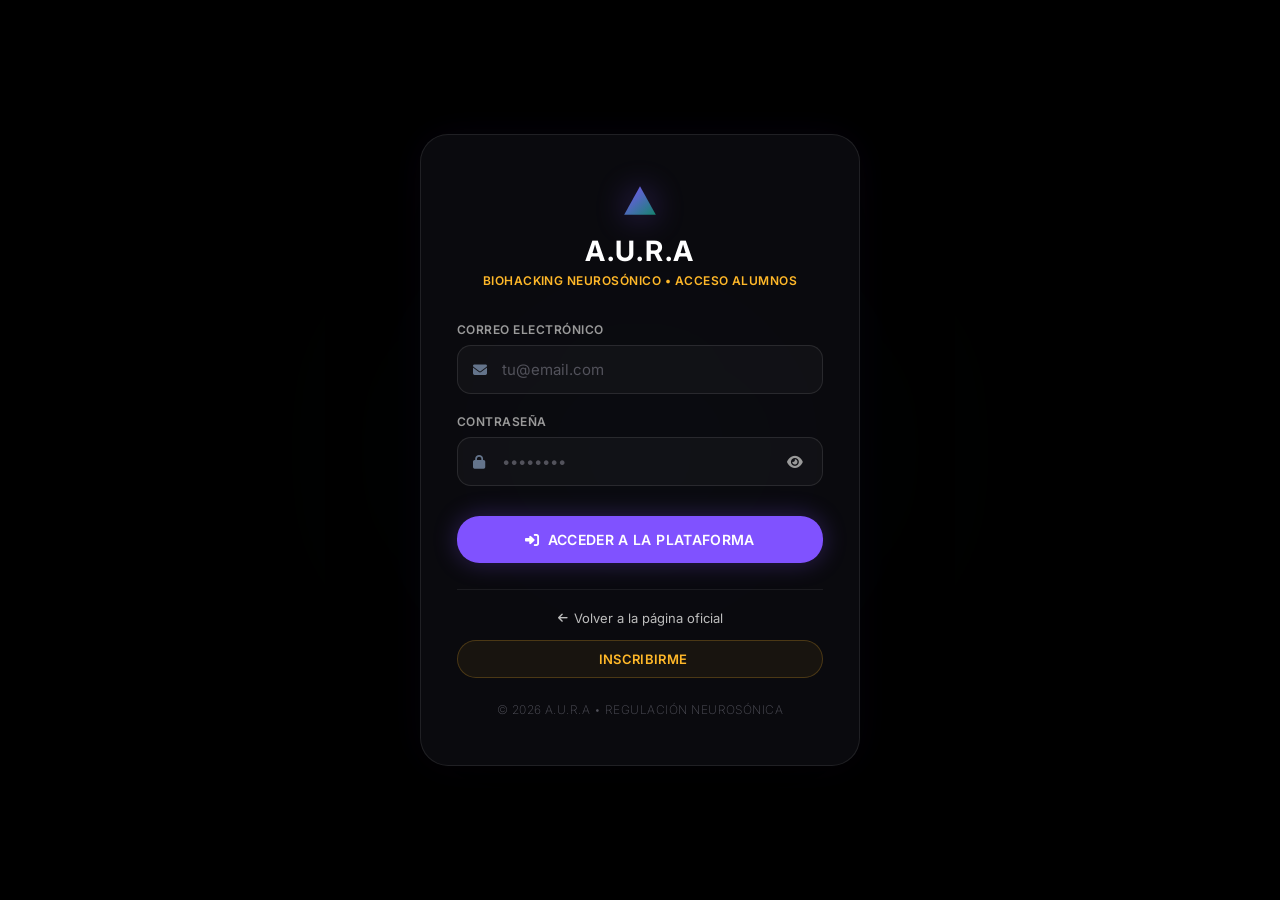
<file: plataforma.html>
<!DOCTYPE html>
<html lang="es">
<head>
    <meta charset="UTF-8">
    <meta name="viewport" content="width=device-width, initial-scale=1.0, maximum-scale=1.0, user-scalable=no, viewport-fit=cover">
    <title>A.U.R.A - Respiración, Regulación Nerviosa & Expansión</title>
    
    <!-- iOS Web Clip & PWA Meta Tags -->
    <meta name="apple-mobile-web-app-capable" content="yes">
    <meta name="apple-mobile-web-app-status-bar-style" content="black-translucent">
    <meta name="apple-mobile-web-app-title" content="A.U.R.A">
    <meta name="theme-color" content="#050507">
    
    <!-- Icons (iOS Safari & Android PWA) -->
    <link rel="apple-touch-icon" sizes="180x180" href="apple-touch-icon.png">
    <link rel="icon" type="image/png" href="favicon.png">
    <link rel="manifest" href="manifest.json">

    <!-- Google Fonts: Inter & FontAwesome -->
    <link rel="preconnect" href="https://fonts.googleapis.com">
    <link rel="preconnect" href="https://fonts.gstatic.com" crossorigin>
    <link href="https://fonts.googleapis.com/css2?family=Inter:wght@200;300;400;500;600;700;800&display=swap" rel="stylesheet">
    <link rel="stylesheet" href="https://cdnjs.cloudflare.com/ajax/libs/font-awesome/6.4.0/css/all.min.css">
    <link rel="stylesheet" href="css/style.css?v=11.0">
</head>
<body>
    <!-- Ambient Subtle Glow Background -->
    <div class="aura-ambient-bg"></div>

    <!-- Top Navigation Bar -->
    <header class="aura-navbar">
        <!-- Brand identity -->
        <a class="brand-wrapper" onclick="selectStep(1)" style="cursor: pointer;" title="Ir al Paso 1">
            <svg class="brand-triangle-logo" viewBox="0 0 24 24" fill="none">
                <polygon points="12,2 22,20 2,20" fill="url(#brandGradNav)" />
                <defs>
                    <linearGradient id="brandGradNav" x1="0%" y1="0%" x2="100%" y2="100%">
                        <stop offset="0%" stop-color="#8052ff" />
                        <stop offset="100%" stop-color="#15846e" />
                    </linearGradient>
                </defs>
            </svg>
            <div class="brand-title-box">
                <span class="brand-name">A.U.R.A</span>
                <span class="brand-tagline">BIOHACKING SOMÁTICO</span>
            </div>
        </a>

        <!-- Quick Action Buttons: Audio, Instructivo & Logout -->
        <div class="nav-quick-actions">
            <!-- Audio Binaural Quick Toggle -->
            <button id="btn-quick-audio" class="btn-glass-nav" onclick="toggleSimulator()" title="Generador de Ondas Alfa 14 Hz">
                <i class="fas fa-headphones" style="color: var(--aura-gold);"></i>
                <span id="quick-audio-label">14 Hz</span>
            </button>

            <!-- Instructivo / Ayuda -->
            <a href="instructivo.html" target="_blank" class="btn-glass-nav" title="Manual e Instructivo de Uso" style="text-decoration: none; color: inherit;">
                <i class="fas fa-question-circle" style="color: var(--aura-cyan);"></i>
                <span>Ayuda</span>
            </a>

            <!-- Logout -->
            <button class="btn-glass-nav btn-logout" onclick="logout()" title="Cerrar Sesión">
                <i class="fas fa-sign-out-alt"></i> <span>Salir</span>
            </button>
        </div>

        <!-- Status & Account Strip (Sync, User Email, Soberanía %) -->
        <div class="nav-status-strip">
            <div class="status-strip-left" id="status-strip-left">
                <!-- User Badge -->
                <div class="nav-global-pill nav-user-pill" title="Usuario Activo">
                    <i class="fas fa-user-check" style="color: var(--aura-gold);"></i>
                    <span class="user-email-display">Alumno</span>
                </div>
            </div>

            <div class="status-strip-right">
                <!-- Global Progress Pill -->
                <div class="nav-global-pill nav-progress-pill" title="Progreso Total de los 30 Módulos">
                    <i class="fas fa-shield-alt" style="color: var(--aura-emerald);"></i>
                    <span>Soberanía: <strong id="nav-global-pct">0%</strong></span>
                </div>
            </div>
        </div>

        <!-- Step Selector Navigation Tabs -->
        <nav class="nav-tabs-wrapper">
            <button class="nav-tab-btn active" id="nav-step-1" onclick="selectStep(1)">
                <i class="fas fa-mountain" style="color: var(--aura-gold);"></i>
                <span class="tab-step-text">
                    <strong class="step-num-label">Paso 1</strong>
                    <span class="step-sub-label">Reconoce</span>
                </span>
            </button>
            <button class="nav-tab-btn" id="nav-step-2" onclick="selectStep(2)">
                <i class="fas fa-wave-square" style="color: var(--aura-purple);"></i>
                <span class="tab-step-text">
                    <strong class="step-num-label">Paso 2</strong>
                    <span class="step-sub-label">Expande</span>
                </span>
            </button>
            <button class="nav-tab-btn" id="nav-step-3" onclick="selectStep(3)">
                <i class="fas fa-tree" style="color: var(--aura-cyan);"></i>
                <span class="tab-step-text">
                    <strong class="step-num-label">Paso 3</strong>
                    <span class="step-sub-label">Practica</span>
                </span>
            </button>
        </nav>
    </header>

    <!-- Main Platform Hub Container -->
    <main class="aura-main-platform">
        
        <!-- ========================================================
             HERO: LOS 3 PASOS DEL MÉTODO AURA (INTERACTIVOS)
             ======================================================== -->
        <section class="platform-hero-section">
            <header class="slide-brand-header">
                <div class="hero-brand-symbol">
                    <svg class="brand-triangle-logo hero-symbol-svg" viewBox="0 0 24 24" fill="none">
                        <polygon points="12,2 22,20 2,20" fill="url(#heroGrad)" />
                        <defs>
                            <linearGradient id="heroGrad" x1="0%" y1="0%" x2="100%" y2="100%">
                                <stop offset="0%" stop-color="#8052ff" />
                                <stop offset="100%" stop-color="#15846e" />
                            </linearGradient>
                        </defs>
                    </svg>
                </div>
                <h1 class="slide-brand-title">A.U.R.A</h1>
                <p class="slide-brand-sub">REGULACIÓN DEL SISTEMA NERVIOSO &bull; BIOHACKING SOMÁTICO</p>
                <p class="hero-manifesto-sub">
                    No se trata de evitar lo que sientes, sino de desarrollar la capacidad biológica para <span class="gradient-text-accent">atravesarlo sin perder tu centro</span>.
                </p>
            </header>

            <!-- 3 Master Step Cards Grid (Clickable & Alive) -->
            <div class="steps-cards-grid" id="steps-selector-grid">
                
                <!-- PASO 1 CARD -->
                <article class="step-card card-step-1 active-step" id="card-step-1" onclick="selectStep(1)">
                    <div class="step-card-header">
                        <span class="step-tag">PASO 1</span>
                        <span class="step-active-indicator" id="ind-step-1">
                            <i class="fas fa-check-circle"></i> ACTIVO
                        </span>
                    </div>

                    <h2 class="step-title">Reconoce tu Terreno</h2>
                    <span class="step-parenthesis">(Responsabilidad Propia Radical)</span>

                    <div class="step-visual-box">
                        <img src="assets/step1_mountain.svg" alt="Reconoce tu terreno" class="step-visual-img">
                        <div class="step-visual-glow glow-gold"></div>
                    </div>

                    <p class="step-caption">
                        Identifica lo que te desregula, y comprométete en tu salud nerviosa.
                    </p>

                    <div class="step-card-footer">
                        <div class="step-mini-progress">
                            <div class="progress-labels">
                                <span>10 Módulos</span>
                                <strong id="step-1-pct-label">0%</strong>
                            </div>
                            <div class="mini-progress-bar">
                                <div class="mini-progress-fill fill-gold" id="step-1-pct-bar" style="width: 0%;"></div>
                            </div>
                        </div>
                        <button class="btn-step-action btn-gold">
                            <i class="fas fa-layer-group"></i> Explorar Módulos
                        </button>
                    </div>
                </article>

                <!-- PASO 2 CARD -->
                <article class="step-card card-step-2" id="card-step-2" onclick="selectStep(2)">
                    <div class="step-card-header">
                        <span class="step-tag">PASO 2</span>
                        <span class="step-active-indicator" id="ind-step-2" style="display: none;">
                            <i class="fas fa-check-circle"></i> ACTIVO
                        </span>
                        <span class="step-locked-indicator" id="lock-ind-2" style="display: none;">
                            <i class="fas fa-lock"></i> BLOQUEADO
                        </span>
                    </div>

                    <h2 class="step-title">Expande Su Sistema Nervioso</h2>
                    <span class="step-parenthesis">(Ventana de Tolerancia Somática)</span>

                    <div class="step-visual-box">
                        <img src="assets/step2_waves.svg" alt="Expande su sistema nervioso" class="step-visual-img">
                        <div class="step-visual-glow glow-purple"></div>
                    </div>

                    <p class="step-caption">
                        Avanza en el proceso de ampliar tu ventana de tolerancia somática.
                    </p>

                    <div class="step-card-footer">
                        <div class="step-mini-progress">
                            <div class="progress-labels">
                                <span>10 Módulos</span>
                                <strong id="step-2-pct-label">0%</strong>
                            </div>
                            <div class="mini-progress-bar">
                                <div class="mini-progress-fill fill-purple" id="step-2-pct-bar" style="width: 0%;"></div>
                            </div>
                        </div>
                        <button class="btn-step-action btn-purple" id="btn-card-action-2">
                            <i class="fas fa-layer-group"></i> Explorar Módulos
                        </button>
                    </div>
                </article>

                <!-- PASO 3 CARD -->
                <article class="step-card card-step-3" id="card-step-3" onclick="selectStep(3)">
                    <div class="step-card-header">
                        <span class="step-tag">PASO 3</span>
                        <span class="step-active-indicator" id="ind-step-3" style="display: none;">
                            <i class="fas fa-check-circle"></i> ACTIVO
                        </span>
                        <span class="step-locked-indicator" id="lock-ind-3" style="display: none;">
                            <i class="fas fa-lock"></i> BLOQUEADO
                        </span>
                    </div>

                    <h2 class="step-title">Practica Sostenidamente</h2>
                    <span class="step-parenthesis">(Integración Diaria & Maestría)</span>

                    <div class="step-visual-box">
                        <img src="assets/step3_tree.svg" alt="Practica sostenidamente" class="step-visual-img">
                        <div class="step-visual-glow glow-cyan"></div>
                    </div>

                    <p class="step-caption">
                        Con la nueva ventana de tolerancia, comienza tu camino como respirador.
                    </p>

                    <div class="step-card-footer">
                        <div class="step-mini-progress">
                            <div class="progress-labels">
                                <span>10 Módulos</span>
                                <strong id="step-3-pct-label">0%</strong>
                            </div>
                            <div class="mini-progress-bar">
                                <div class="mini-progress-fill fill-cyan" id="step-3-pct-bar" style="width: 0%;"></div>
                            </div>
                        </div>
                        <button class="btn-step-action btn-cyan" id="btn-card-action-3">
                            <i class="fas fa-layer-group"></i> Explorar Módulos
                        </button>
                    </div>
                </article>

            </div>
        </section>

        <!-- ========================================================
             INTERACTIVE STEP MODULE HUB (LOS 10 MÓDULOS DEL PASO)
             ======================================================== -->
        <section class="step-module-hub-section" id="modules-hub">
            
            <!-- Step Hero Banner with Transformation Contrast -->
            <div class="step-hub-banner" id="hub-banner-box">
                <div class="hub-header-meta">
                    <div class="step-badge-pill" id="hub-step-badge">
                        <i class="fas fa-mountain"></i> PASO 1 &bull; 10 MÓDULOS DE TRANSFORMACIÓN
                    </div>
                    <h2 class="hub-step-title" id="hub-step-title">Reconoce tu Terreno</h2>
                    <p class="hub-step-sub" id="hub-step-subtitle">Responsabilidad Propia Radical</p>
                </div>

                <!-- Transformation Promise Callout (Antes vs Después de AURA) -->
                <div class="hub-transformation-strip">
                    <div class="trans-box trans-before">
                        <div class="trans-label">
                            <i class="fas fa-times-circle"></i> ANTES DE AURA (PILOTO AUTOMÁTICO)
                        </div>
                        <p class="trans-text" id="hub-trans-before">
                            Respondes desde tu estado emocional automático y tus estados te controlan a ti.
                        </p>
                    </div>

                    <div class="trans-divider-arrow">
                        <i class="fas fa-arrow-right"></i>
                    </div>

                    <div class="trans-box trans-after">
                        <div class="trans-label">
                            <i class="fas fa-check-circle"></i> DESPUÉS DE AURA (SOBERANÍA SOMÁTICA)
                        </div>
                        <p class="trans-text" id="hub-trans-after">
                            Reconoces tu estado antes de la reacción automática y habitas el observador lúcido.
                        </p>
                    </div>
                </div>

                <!-- Step Progress Status Row -->
                <div class="hub-progress-row">
                    <div class="hub-stat-item">
                        <span class="hub-stat-val" id="hub-completed-count">0 / 10</span>
                        <span class="hub-stat-desc">Módulos Completados</span>
                    </div>
                    <div class="hub-stat-item">
                        <span class="hub-stat-val" id="hub-progress-pct" style="color: var(--aura-gold);">0%</span>
                        <span class="hub-stat-desc">Progreso del Paso</span>
                    </div>
                    <div class="hub-stat-item">
                        <span class="hub-stat-val" style="color: var(--aura-cyan);">~5.5 h</span>
                        <span class="hub-stat-desc">Entrenamiento Somático</span>
                    </div>
                </div>

                <!-- Full Step Progress Bar -->
                <div class="hub-full-progress-bar">
                    <div class="hub-full-progress-fill" id="hub-full-bar-fill" style="width: 0%;"></div>
                </div>
            </div>

            <!-- Toolbar: Search & Category Filter Pills -->
            <div class="hub-toolbar">
                <div class="hub-search-box">
                    <i class="fas fa-search"></i>
                    <input type="text" id="module-search-input" placeholder="Buscar módulos por técnica, neurobiología o respiración...">
                </div>

                <div class="hub-filter-pills" id="hub-filter-pills">
                    <button class="filter-pill active" data-filter="all">Todos los 10 Módulos</button>
                    <button class="filter-pill" data-filter="pending">Pendientes</button>
                    <button class="filter-pill" data-filter="completed">Completados</button>
                </div>
            </div>

            <!-- 10 Modules Dynamic Grid Container -->
            <div class="modules-dynamic-grid" id="modules-grid-container">
                <!-- Inyectado dinámicamente vía app.js -->
            </div>

        </section>

    </main>

    <!-- ====================================================================
         MODAL: REPRODUCTOR INMERSIVO MASTERCLASS / COURSERA (PLAYER ROOM)
         ==================================================================== -->
    <div id="player-modal" class="modal-backdrop">
        <div class="player-room-container">
            
            <header class="player-room-navbar">
                <div style="display: flex; align-items: center; gap: 14px;">
                    <svg class="brand-triangle-logo" viewBox="0 0 24 24" fill="none" style="width: 24px; height: 24px; flex-shrink: 0;">
                        <polygon points="12,2 22,20 2,20" fill="url(#playerGrad)" />
                        <defs>
                            <linearGradient id="playerGrad" x1="0%" y1="0%" x2="100%" y2="100%">
                                <stop offset="0%" stop-color="#8052ff" />
                                <stop offset="100%" stop-color="#15846e" />
                            </linearGradient>
                        </defs>
                    </svg>
                    <div>
                        <h2 id="player-course-title" style="font-family: var(--font-heading); font-size: 1.15rem; color: #fff;">Título del Módulo</h2>
                        <span id="player-course-subtitle" style="font-size: 0.78rem; color: var(--text-dim);">Paso Activo de AURA</span>
                    </div>
                </div>

                <div style="display: flex; align-items: center; gap: 14px;">
                    <button class="btn-glass-nav" onclick="closePlayerModal()">
                        <i class="fas fa-times"></i> Cerrar Lector
                    </button>
                </div>
            </header>

            <div class="player-grid-layout">
                
                <!-- Sidebar: Módulos del Paso y Audio Binaural -->
                <aside class="player-sidebar-dock">
                    
                    <!-- Binaural Waves Control Dock -->
                    <div class="binaural-dock">
                        <div style="display: flex; justify-content: space-between; align-items: center; margin-bottom: 10px;">
                            <span style="font-size: 0.78rem; font-weight: 700; color: #fff; display: flex; align-items: center; gap: 6px;">
                                <i class="fas fa-headphones" style="color: var(--aura-gold);"></i> ONDAS BINAURALES (14 Hz)
                            </span>
                            <span id="binaural-status-pill" style="font-size: 0.68rem; color: var(--aura-gold-light); background: rgba(245,158,11,0.15); padding: 2px 8px; border-radius: 99px;">LISTO</span>
                        </div>
                        <button id="btn-play-sim" class="btn-aura-cta" style="width: 100%; justify-content: center;" onclick="toggleSimulator()">
                            <i class="fas fa-play"></i> Reproducir Ondas Alfa
                        </button>
                    </div>

                    <!-- Step Modules Navigation List -->
                    <div style="margin-top: 14px;">
                        <span style="font-size: 0.72rem; font-weight: 700; letter-spacing: 1.5px; color: var(--text-muted); text-transform: uppercase; display: block; margin-bottom: 10px;" id="sidebar-step-label">
                            MÓDULOS DEL PASO (10)
                        </span>
                        <div id="player-modules-list" style="display: flex; flex-direction: column; gap: 6px;">
                            <!-- Módulos cargados dinámicamente -->
                        </div>
                    </div>
                </aside>

                <!-- Main Markdown Reader View -->
                <main id="player-main-view" class="player-main-view">
                    <div class="reader-top-bar">
                        <div>
                            <span id="reader-module-badge" class="reader-badge">MÓDULO 01 &bull; SOMÁTICO</span>
                            <h1 id="reader-module-title" class="reader-title">Selecciona un módulo</h1>
                        </div>
                        <button id="btn-toggle-done" class="btn-toggle-completion" onclick="toggleCurrentModuleCompletion()">
                            <i class="fas fa-check-circle"></i> Marcar como Completado
                        </button>
                    </div>

                    <div id="reader-body" class="markdown-reader-body">
                        <!-- Contenido dinámico del módulo -->
                    </div>

                    <!-- Somatic Interactive Evaluation (80% Approval Gating) -->
                    <div id="reader-quiz-container" class="reader-quiz-wrapper">
                        <!-- Renderizado dinámico de evaluación interactiva -->
                    </div>

                    <!-- Bottom Module Pager -->
                    <div class="reader-pager-bar">
                        <button class="btn-glass-nav" id="btn-prev-mod" onclick="navigateAdjacentModule(-1)">
                            <i class="fas fa-arrow-left"></i> Módulo Anterior
                        </button>
                        <button class="btn-glass-nav btn-locked-pager" id="btn-next-mod" onclick="navigateAdjacentModule(1)">
                            <i class="fas fa-lock"></i> Siguiente Módulo (Requiere 80%)
                        </button>
                    </div>
                </main>
            </div>
        </div>
    </div>

    <!-- Core Scripts -->
    <script src="js/courses-content.js?v=8.0"></script>
    <script src="js/courses-data.js?v=8.0"></script>
    <script src="js/aura-content-engine.js?v=8.0"></script>
    <script src="js/aura-quiz-engine.js?v=8.0"></script>
    <script src="js/aura-sync.js?v=2.0"></script>
    <script src="js/app.js?v=9.0"></script>
    <script src="js/auth.js?v=8.0"></script>
</body>
</html>
</file>
<file: css/style.css>
/* ===================================================================
   AURA DESIGN SYSTEM & LIVING PLATFORM
   Dala Aesthetic: Void Black (#000000) & Monolithic Typography
   =================================================================== */

:root {
    /* Base Color Tokens */
    --bg-void:          #000000;
    --bg-deep:          #050507;
    --bg-surface:       #0a0a0d;
    --bg-card:          rgba(12, 12, 16, 0.7);
    --bg-card-hover:    rgba(18, 18, 24, 0.85);
    --bg-card-glass:    rgba(10, 10, 14, 0.75);

    /* Subtle Glass Borders */
    --border-subtle:    rgba(255, 255, 255, 0.07);
    --border-medium:    rgba(255, 255, 255, 0.12);
    --border-bright:    rgba(255, 255, 255, 0.22);

    /* Dala Chromatic Palette */
    --color-electric-iris:       #8052ff;
    --color-electric-iris-glow:  rgba(128, 82, 255, 0.25);
    --color-deep-verdant:        #15846e;
    --color-deep-verdant-glow:   rgba(21, 132, 110, 0.25);
    --color-saffron-spark:       #ffb829;
    --color-saffron-glow:        rgba(255, 184, 41, 0.25);

    /* Mapped AURA Accents (JS Compatibility) */
    --aura-gold:        #ffb829;
    --aura-gold-light:  #ffd466;
    --aura-gold-glow:   rgba(255, 184, 41, 0.22);

    --aura-purple:      #8052ff;
    --aura-purple-glow: rgba(128, 82, 255, 0.28);

    --aura-cyan:        #06b6d4;
    --aura-cyan-glow:   rgba(6, 182, 212, 0.25);

    --aura-emerald:     #15846e;
    --aura-emerald-glow:rgba(21, 132, 110, 0.25);

    --aura-red:         #ef4444;
    --aura-red-glow:    rgba(239, 68, 68, 0.3);

    --aura-green:       #22c55e;
    --aura-green-glow:  rgba(34, 197, 94, 0.3);

    /* Neutral Typography Hierarchy */
    --text-primary:     #ffffff;
    --text-secondary:   #bdbdbd;
    --text-muted:       #9a9a9a;
    --text-dim:         #6b7280;

    /* Monolithic Typography */
    --font-heading:     'Inter', -apple-system, BlinkMacSystemFont, "Segoe UI", Roboto, sans-serif;
    --font-body:        'Inter', -apple-system, BlinkMacSystemFont, "Segoe UI", Roboto, sans-serif;

    /* Transitions & Radii */
    --radius-card:      20px;
    --radius-pill:      9999px;
    --ease-out-expo:    cubic-bezier(0.16, 1, 0.3, 1);
}

*, *::before, *::after {
    box-sizing: border-box;
    margin: 0;
    padding: 0;
    -webkit-font-smoothing: antialiased;
}

html {
    overflow-x: hidden;
    scroll-behavior: smooth;
    -webkit-text-size-adjust: 100%;
    background-color: #000000;
}

body {
    background-color: #000000;
    color: var(--text-primary);
    font-family: var(--font-body);
    min-height: 100vh;
    overflow-x: hidden;
    position: relative;
    line-height: 1.5;
}

/* Ambient Subtle Glow Background (Electric Iris & Deep Verdant) */
.aura-ambient-bg {
    position: fixed;
    inset: 0;
    pointer-events: none;
    z-index: 0;
    overflow: hidden;
}

.aura-ambient-bg::before {
    content: "";
    position: absolute;
    top: 5%;
    left: -15%;
    width: 65vw;
    height: 65vh;
    background: radial-gradient(circle, rgba(128, 82, 255, 0.08) 0%, rgba(21, 132, 110, 0.03) 45%, transparent 70%);
    filter: blur(100px);
    animation: auraFloatLeft 20s ease-in-out infinite alternate;
}

.aura-ambient-bg::after {
    content: "";
    position: absolute;
    bottom: 5%;
    right: -15%;
    width: 65vw;
    height: 65vh;
    background: radial-gradient(circle, rgba(21, 132, 110, 0.07) 0%, rgba(128, 82, 255, 0.03) 45%, transparent 70%);
    filter: blur(100px);
    animation: auraFloatRight 22s ease-in-out infinite alternate;
}

@keyframes auraFloatLeft {
    0%   { transform: translate(0, 0) scale(1); }
    100% { transform: translate(50px, 35px) scale(1.1); }
}

@keyframes auraFloatRight {
    0%   { transform: translate(0, 0) scale(1); }
    100% { transform: translate(-50px, -35px) scale(1.1); }
}

/* ===================================================================
   TOP NAVIGATION BAR (FLOATING GLASS DOCK)
   =================================================================== */
.aura-navbar {
    position: sticky;
    top: 0;
    width: 100%;
    height: 72px;
    background: rgba(0, 0, 0, 0.78);
    backdrop-filter: blur(20px);
    -webkit-backdrop-filter: blur(20px);
    border-bottom: 1px solid var(--border-subtle);
    display: flex;
    align-items: center;
    justify-content: space-between;
    padding: 0 32px;
    z-index: 50;
    transition: background 0.3s ease, border-color 0.3s ease;
}

.brand-wrapper {
    display: flex;
    align-items: center;
    gap: 12px;
    text-decoration: none;
    transition: opacity 0.2s ease;
}

.brand-wrapper:hover {
    opacity: 0.9;
}

.brand-triangle-logo {
    width: 26px;
    height: 26px;
    flex-shrink: 0;
    filter: drop-shadow(0 0 10px rgba(128, 82, 255, 0.4));
    transition: transform 0.3s ease;
}

.brand-wrapper:hover .brand-triangle-logo {
    transform: scale(1.05);
}

.brand-title-box {
    display: flex;
    flex-direction: column;
}

.brand-name {
    font-family: var(--font-heading);
    font-size: 1.18rem;
    font-weight: 700;
    letter-spacing: 2px;
    line-height: 1.1;
    color: #ffffff;
}

.brand-tagline {
    font-size: 0.62rem;
    font-weight: 600;
    letter-spacing: 1.8px;
    color: var(--text-dim);
    text-transform: uppercase;
    margin-top: 2px;
}

/* Step Selector Tabs (Apple Segmented Control Style) */
.nav-tabs-wrapper {
    display: flex;
    align-items: center;
    background: rgba(255, 255, 255, 0.04);
    border: 1px solid var(--border-subtle);
    padding: 3px;
    border-radius: var(--radius-pill);
    gap: 2px;
}

.nav-tab-btn {
    background: transparent;
    border: none;
    color: var(--text-muted);
    font-family: var(--font-body);
    font-size: 0.8rem;
    font-weight: 500;
    letter-spacing: 0.3px;
    padding: 7px 16px;
    border-radius: var(--radius-pill);
    cursor: pointer;
    transition: all 0.25s ease;
    display: flex;
    align-items: center;
    gap: 7px;
}

.nav-tab-btn:hover {
    color: #ffffff;
    background: rgba(255, 255, 255, 0.06);
}

.nav-tab-btn.active {
    color: #000000;
    background: #ffffff;
    font-weight: 600;
    box-shadow: 0 0 18px rgba(255, 255, 255, 0.25);
}

.tab-step-text {
    display: inline-flex;
    align-items: baseline;
    gap: 4px;
}

.step-num-label {
    font-weight: 600;
}

.step-num-label::after {
    content: ": ";
}

.step-sub-label {
    font-weight: 400;
}

.nav-quick-actions {
    display: flex;
    align-items: center;
    gap: 8px;
}

.nav-status-strip {
    display: flex;
    align-items: center;
    gap: 8px;
}

.status-strip-left, .status-strip-right {
    display: flex;
    align-items: center;
    gap: 8px;
}

.nav-global-pill {
    background: rgba(255, 255, 255, 0.03);
    border: 1px solid var(--border-subtle);
    border-radius: var(--radius-pill);
    padding: 6px 14px;
    font-size: 0.76rem;
    color: var(--text-secondary);
    display: flex;
    align-items: center;
    gap: 7px;
    white-space: nowrap;
    transition: border-color 0.2s ease;
}

.nav-global-pill:hover {
    border-color: var(--border-medium);
}

.nav-user-pill {
    background: rgba(255, 255, 255, 0.03);
    border: 1px solid var(--border-subtle);
    color: var(--text-secondary);
}

.nav-global-pill strong {
    color: #4ade80;
    font-weight: 600;
}

.btn-glass-nav {
    background: rgba(255, 255, 255, 0.04);
    border: 1px solid var(--border-subtle);
    color: var(--text-secondary);
    padding: 7px 14px;
    border-radius: var(--radius-pill);
    font-size: 0.78rem;
    font-weight: 500;
    cursor: pointer;
    transition: all 0.2s ease;
    display: flex;
    align-items: center;
    gap: 6px;
}

.btn-glass-nav:hover {
    background: rgba(255, 255, 255, 0.08);
    color: #ffffff;
    border-color: var(--border-bright);
}

.btn-logout {
    color: var(--text-muted);
}

.btn-logout:hover {
    color: #f87171;
    border-color: rgba(239, 68, 68, 0.3);
    background: rgba(239, 68, 68, 0.08);
}

@media (min-width: 769px) {
    .aura-navbar {
        display: flex;
        align-items: center;
        justify-content: space-between;
        gap: 16px;
        height: 72px;
        padding: 0 32px;
    }
    .brand-wrapper {
        order: 1;
        flex-shrink: 0;
    }
    .nav-tabs-wrapper {
        order: 2;
        margin: 0 auto;
    }
    .nav-status-strip {
        order: 3;
        display: flex;
        align-items: center;
        gap: 8px;
        flex-shrink: 0;
    }
    .nav-quick-actions {
        order: 4;
        display: flex;
        align-items: center;
        gap: 8px;
        flex-shrink: 0;
    }
}

/* ===================================================================
   MAIN PLATFORM CONTAINER & HERO
   =================================================================== */
/* ===================================================================
   MAIN PLATFORM CONTAINER & HERO
   =================================================================== */
.aura-main-platform {
    width: 100%;
    max-width: 1380px;
    margin: 0 auto;
    padding: 36px 24px 100px;
    position: relative;
    z-index: 10;
}

.platform-hero-section {
    text-align: center;
    margin-bottom: 50px;
}

.slide-brand-header {
    text-align: center;
    margin-bottom: 36px;
    display: flex;
    flex-direction: column;
    align-items: center;
}

.hero-brand-symbol {
    width: 44px;
    height: 44px;
    display: flex;
    align-items: center;
    justify-content: center;
    margin-bottom: 12px;
}

.hero-symbol-svg {
    width: 36px;
    height: 36px;
    filter: drop-shadow(0 0 16px rgba(128, 82, 255, 0.5));
}

.slide-brand-title {
    font-family: var(--font-heading);
    font-size: 2.2rem;
    font-weight: 700;
    letter-spacing: -0.01em;
    color: #ffffff;
    line-height: 1.1;
}

.slide-brand-sub {
    font-size: 0.72rem;
    letter-spacing: 2.5px;
    color: var(--text-dim);
    text-transform: uppercase;
    margin-top: 6px;
    font-weight: 600;
}

.hero-manifesto-sub {
    font-size: 1.05rem;
    color: var(--text-secondary);
    max-width: 680px;
    margin: 16px auto 0;
    line-height: 1.6;
    font-weight: 400;
}

.gradient-text-accent {
    background: linear-gradient(135deg, #c4b5fd 0%, #8052ff 40%, #15846e 100%);
    -webkit-background-clip: text;
    -webkit-text-fill-color: transparent;
    font-weight: 600;
}

.gold-gradient-text {
    background: linear-gradient(135deg, #ffd466 0%, #ffb829 60%, #f59e0b 100%);
    -webkit-background-clip: text;
    -webkit-text-fill-color: transparent;
}

/* ===================================================================
   3 MASTER STEP CARDS (INTERACTIVE & ALIVE - DALA LUXURY CARDS)
   =================================================================== */
.steps-cards-grid {
    display: grid;
    grid-template-columns: repeat(3, 1fr);
    gap: 24px;
    align-items: stretch;
}

.step-card {
    background: rgba(12, 12, 16, 0.7);
    border-radius: var(--radius-card);
    border: 1px solid var(--border-subtle);
    padding: 32px 26px 28px;
    display: flex;
    flex-direction: column;
    align-items: center;
    text-align: center;
    position: relative;
    transition: all 0.3s var(--ease-out-expo);
    box-shadow: 0 16px 36px rgba(0, 0, 0, 0.6);
    backdrop-filter: blur(20px);
    -webkit-backdrop-filter: blur(20px);
    cursor: pointer;
    user-select: none;
    overflow: hidden;
}

.step-card::before {
    content: "";
    position: absolute;
    top: 0;
    left: 20%;
    right: 20%;
    height: 1px;
    background: linear-gradient(90deg, transparent, rgba(255, 255, 255, 0.15), transparent);
}

.step-card:hover {
    transform: translateY(-5px);
    border-color: rgba(255, 255, 255, 0.18);
    background: rgba(18, 18, 24, 0.8);
    box-shadow: 0 20px 45px rgba(0, 0, 0, 0.7);
}

.step-card.active-step {
    transform: translateY(-6px);
    background: rgba(14, 14, 20, 0.85);
}

.step-card.card-step-1.active-step {
    border-color: rgba(128, 82, 255, 0.5);
    box-shadow: 0 0 35px rgba(128, 82, 255, 0.15), 0 20px 50px rgba(0, 0, 0, 0.7);
}

.step-card.card-step-2.active-step {
    border-color: rgba(21, 132, 110, 0.5);
    box-shadow: 0 0 35px rgba(21, 132, 110, 0.15), 0 20px 50px rgba(0, 0, 0, 0.7);
}

.step-card.card-step-3.active-step {
    border-color: rgba(255, 184, 41, 0.5);
    box-shadow: 0 0 35px rgba(255, 184, 41, 0.15), 0 20px 50px rgba(0, 0, 0, 0.7);
}

/* Step Locked States */
.step-card.step-card-locked {
    opacity: 0.6;
    border-style: dashed;
    border-color: rgba(255, 255, 255, 0.08);
}

.step-card.step-card-locked:hover {
    transform: translateY(-2px);
    opacity: 0.75;
}

.step-locked-indicator {
    font-size: 0.65rem;
    font-weight: 600;
    letter-spacing: 1.2px;
    padding: 3px 10px;
    border-radius: 99px;
    background: rgba(239, 68, 68, 0.12);
    border: 1px solid rgba(239, 68, 68, 0.25);
    color: #f87171;
    display: inline-flex;
    align-items: center;
    gap: 5px;
}

.btn-step-action.btn-locked {
    background: rgba(255, 255, 255, 0.03) !important;
    color: var(--text-dim) !important;
    border: 1px dashed rgba(255, 255, 255, 0.1) !important;
    box-shadow: none !important;
}

.nav-tab-btn.nav-locked {
    opacity: 0.45;
    color: var(--text-dim);
}

/* Shake Animation on Locked Click */
@keyframes shakeCard {
    0%, 100% { transform: translateX(0); }
    20%, 60% { transform: translateX(-6px); }
    40%, 80% { transform: translateX(6px); }
}

.shake-card {
    animation: shakeCard 0.4s ease-in-out;
    border-color: rgba(239, 68, 68, 0.5) !important;
}

/* AURA Floating Toast Notification */
.aura-toast-container {
    position: fixed;
    bottom: 30px;
    right: 30px;
    z-index: 2000;
    display: flex;
    flex-direction: column;
    gap: 12px;
    pointer-events: none;
    max-width: 420px;
}

.aura-toast-box {
    background: rgba(10, 10, 14, 0.95);
    border: 1px solid var(--border-medium);
    box-shadow: 0 20px 50px rgba(0, 0, 0, 0.8), 0 0 20px rgba(128, 82, 255, 0.15);
    border-radius: 16px;
    padding: 16px 20px;
    display: flex;
    align-items: flex-start;
    gap: 14px;
    backdrop-filter: blur(20px);
    pointer-events: auto;
    animation: toastSlideIn 0.35s cubic-bezier(0.16, 1, 0.3, 1) forwards;
}

@keyframes toastSlideIn {
    0%   { opacity: 0; transform: translateY(16px) scale(0.96); }
    100% { opacity: 1; transform: translateY(0) scale(1); }
}

.toast-fadeout {
    opacity: 0;
    transform: translateY(10px);
    transition: all 0.3s ease;
}

.toast-icon {
    font-size: 1.15rem;
    color: #ffd466;
    margin-top: 2px;
}

.toast-content {
    flex: 1;
}

.toast-title {
    font-family: var(--font-heading);
    font-size: 0.9rem;
    font-weight: 600;
    color: #ffffff;
    display: block;
    margin-bottom: 2px;
}

.toast-msg {
    font-size: 0.8rem;
    color: var(--text-secondary);
    line-height: 1.45;
}

.toast-close {
    background: transparent;
    border: none;
    color: var(--text-dim);
    cursor: pointer;
    font-size: 0.85rem;
    padding: 2px;
    transition: color 0.2s ease;
}

.toast-close:hover {
    color: #ffffff;
}

.step-card-header {
    width: 100%;
    display: flex;
    justify-content: space-between;
    align-items: center;
    margin-bottom: 10px;
}

.step-tag {
    font-family: var(--font-heading);
    font-size: 0.7rem;
    font-weight: 700;
    letter-spacing: 1.5px;
    color: var(--text-muted);
    text-transform: uppercase;
    background: rgba(255, 255, 255, 0.04);
    padding: 3px 10px;
    border-radius: 99px;
    border: 1px solid var(--border-subtle);
}

.step-active-indicator {
    font-size: 0.65rem;
    font-weight: 600;
    letter-spacing: 1.2px;
    padding: 3px 10px;
    border-radius: 99px;
    background: rgba(34, 197, 94, 0.12);
    border: 1px solid rgba(34, 197, 94, 0.3);
    color: #4ade80;
    display: inline-flex;
    align-items: center;
    gap: 5px;
}

.step-title {
    font-family: var(--font-heading);
    font-size: 1.35rem;
    font-weight: 700;
    color: #ffffff;
    line-height: 1.25;
    margin-bottom: 4px;
}

.step-parenthesis {
    font-size: 0.78rem;
    color: var(--text-dim);
    margin-bottom: 16px;
    font-weight: 400;
}

.step-visual-box {
    width: 100%;
    max-width: 230px;
    aspect-ratio: 1 / 1;
    margin: 6px 0 20px;
    border-radius: 16px;
    overflow: hidden;
    position: relative;
    background: #000000;
    border: 1px solid rgba(255, 255, 255, 0.05);
    display: flex;
    align-items: center;
    justify-content: center;
}

.step-visual-img {
    width: 100%;
    height: 100%;
    object-fit: cover;
    transition: transform 0.4s ease;
}

.step-card:hover .step-visual-img {
    transform: scale(1.04);
}

.step-visual-glow {
    position: absolute;
    inset: 0;
    border-radius: 16px;
    pointer-events: none;
    opacity: 0.4;
    transition: opacity 0.3s ease;
}

.step-card:hover .step-visual-glow,
.step-card.active-step .step-visual-glow {
    opacity: 0.75;
}

.step-visual-glow.glow-gold {
    box-shadow: inset 0 0 35px rgba(128, 82, 255, 0.35);
}

.step-visual-glow.glow-purple {
    box-shadow: inset 0 0 35px rgba(21, 132, 110, 0.35);
}

.step-visual-glow.glow-cyan {
    box-shadow: inset 0 0 35px rgba(255, 184, 41, 0.35);
}

.step-caption {
    font-size: 0.85rem;
    color: var(--text-secondary);
    line-height: 1.5;
    max-width: 280px;
    font-weight: 400;
}

.step-card-footer {
    width: 100%;
    margin-top: 20px;
    display: flex;
    flex-direction: column;
    gap: 12px;
}

.step-mini-progress {
    width: 100%;
    background: rgba(255, 255, 255, 0.02);
    border: 1px solid var(--border-subtle);
    border-radius: 12px;
    padding: 8px 12px;
    text-align: left;
}

.step-mini-progress .progress-labels {
    display: flex;
    justify-content: space-between;
    font-size: 0.72rem;
    color: var(--text-muted);
}

.mini-progress-bar {
    width: 100%;
    height: 5px;
    background: rgba(255, 255, 255, 0.06);
    border-radius: 99px;
    overflow: hidden;
    margin-top: 6px;
}

.mini-progress-fill {
    height: 100%;
    border-radius: 99px;
    transition: width 0.4s ease;
}

.fill-gold {
    background: linear-gradient(90deg, #8052ff, #c4b5fd);
    box-shadow: 0 0 8px rgba(128, 82, 255, 0.3);
}

.fill-purple {
    background: linear-gradient(90deg, #15846e, #2dd4bf);
    box-shadow: 0 0 8px rgba(21, 132, 110, 0.3);
}

.fill-cyan {
    background: linear-gradient(90deg, #ffb829, #ffd466);
    box-shadow: 0 0 8px rgba(255, 184, 41, 0.3);
}

.btn-step-action {
    width: 100%;
    padding: 10px 16px;
    border-radius: var(--radius-pill);
    font-size: 0.78rem;
    font-weight: 600;
    letter-spacing: 0.5px;
    cursor: pointer;
    border: none;
    display: inline-flex;
    align-items: center;
    justify-content: center;
    gap: 8px;
    transition: all 0.2s ease;
}

.btn-step-action.btn-gold {
    background: #ffffff;
    color: #000000;
    box-shadow: 0 0 16px rgba(255, 255, 255, 0.2);
}

.btn-step-action.btn-purple {
    background: rgba(255, 255, 255, 0.08);
    color: #ffffff;
    border: 1px solid var(--border-medium);
}

.btn-step-action.btn-cyan {
    background: rgba(255, 255, 255, 0.08);
    color: #ffffff;
    border: 1px solid var(--border-medium);
}

.btn-step-action:hover {
    transform: translateY(-2px);
    box-shadow: 0 0 20px rgba(255, 255, 255, 0.3);
}

/* ===================================================================
   STEP MODULE HUB SECTION (ACTIVE STEP BANNER & METRICS)
   =================================================================== */
.step-module-hub-section {
    margin-top: 50px;
    position: relative;
}

.step-hub-banner {
    background: rgba(10, 10, 14, 0.75);
    border: 1px solid var(--border-medium);
    border-radius: var(--radius-card);
    padding: 34px 34px 28px;
    position: relative;
    overflow: hidden;
    backdrop-filter: blur(20px);
    -webkit-backdrop-filter: blur(20px);
    box-shadow: 0 20px 50px rgba(0, 0, 0, 0.6);
    transition: all 0.3s ease;
}

.step-hub-banner.accent-gold {
    border-color: rgba(128, 82, 255, 0.3);
    box-shadow: 0 20px 50px rgba(0, 0, 0, 0.6), 0 0 35px rgba(128, 82, 255, 0.08);
}

.step-hub-banner.accent-purple {
    border-color: rgba(21, 132, 110, 0.3);
    box-shadow: 0 20px 50px rgba(0, 0, 0, 0.6), 0 0 35px rgba(21, 132, 110, 0.08);
}

.step-hub-banner.accent-cyan {
    border-color: rgba(255, 184, 41, 0.3);
    box-shadow: 0 20px 50px rgba(0, 0, 0, 0.6), 0 0 35px rgba(255, 184, 41, 0.08);
}

.hub-header-meta {
    text-align: left;
}

.step-badge-pill {
    display: inline-flex;
    align-items: center;
    gap: 8px;
    font-size: 0.7rem;
    font-weight: 700;
    letter-spacing: 1.8px;
    text-transform: uppercase;
    padding: 5px 12px;
    border-radius: var(--radius-pill);
    margin-bottom: 12px;
}

.step-badge-pill.pill-gold {
    background: rgba(128, 82, 255, 0.12);
    border: 1px solid rgba(128, 82, 255, 0.3);
    color: #c4b5fd;
}

.step-badge-pill.pill-purple {
    background: rgba(21, 132, 110, 0.12);
    border: 1px solid rgba(21, 132, 110, 0.3);
    color: #5eead4;
}

.step-badge-pill.pill-cyan {
    background: rgba(255, 184, 41, 0.12);
    border: 1px solid rgba(255, 184, 41, 0.3);
    color: #ffd466;
}

.hub-step-title {
    font-family: var(--font-heading);
    font-size: 2rem;
    font-weight: 700;
    color: #ffffff;
    line-height: 1.2;
    letter-spacing: -0.01em;
}

.hub-step-sub {
    font-size: 0.95rem;
    color: var(--text-muted);
    margin-top: 3px;
    font-weight: 400;
}

/* Transformation Contrast Strip */
.hub-transformation-strip {
    display: grid;
    grid-template-columns: 1fr auto 1fr;
    align-items: center;
    gap: 16px;
    margin: 22px 0 24px;
    background: rgba(0, 0, 0, 0.5);
    border: 1px solid var(--border-subtle);
    border-radius: 14px;
    padding: 16px 20px;
}

.trans-box {
    padding: 6px 12px;
}

.trans-box.trans-before {
    border-left: 2px solid #ef4444;
}

.trans-box.trans-after {
    border-left: 2px solid #22c55e;
}

.trans-label {
    font-size: 0.68rem;
    font-weight: 700;
    letter-spacing: 1.2px;
    text-transform: uppercase;
    margin-bottom: 4px;
    display: flex;
    align-items: center;
    gap: 6px;
}

.trans-before .trans-label {
    color: #f87171;
}

.trans-after .trans-label {
    color: #4ade80;
}

.trans-text {
    font-size: 0.88rem;
    color: var(--text-secondary);
    line-height: 1.5;
}

.trans-divider-arrow {
    width: 34px;
    height: 34px;
    border-radius: 50%;
    background: rgba(255, 255, 255, 0.05);
    border: 1px solid rgba(255, 255, 255, 0.1);
    display: flex;
    align-items: center;
    justify-content: center;
    color: var(--text-secondary);
    font-size: 0.95rem;
}

/* Step Progress Status Row */
.hub-progress-row {
    display: flex;
    align-items: center;
    gap: 32px;
    padding-top: 16px;
    border-top: 1px solid var(--border-subtle);
}

.hub-stat-item {
    display: flex;
    flex-direction: column;
}

.hub-stat-val {
    font-family: var(--font-heading);
    font-size: 1.4rem;
    font-weight: 700;
    color: #ffffff;
}

.hub-stat-desc {
    font-size: 0.72rem;
    color: var(--text-muted);
}

.hub-full-progress-bar {
    width: 100%;
    height: 6px;
    background: rgba(255, 255, 255, 0.06);
    border-radius: 99px;
    overflow: hidden;
    margin-top: 14px;
}

.hub-full-progress-fill {
    height: 100%;
    background: linear-gradient(90deg, #8052ff, #15846e);
    border-radius: 99px;
    transition: width 0.4s ease;
    box-shadow: 0 0 10px rgba(128, 82, 255, 0.35);
}

/* Toolbar */
.hub-toolbar {
    display: flex;
    justify-content: space-between;
    align-items: center;
    margin: 28px 0 20px;
    gap: 16px;
    flex-wrap: wrap;
}

.hub-search-box {
    display: flex;
    align-items: center;
    gap: 10px;
    background: rgba(12, 12, 16, 0.7);
    border: 1px solid var(--border-subtle);
    border-radius: var(--radius-pill);
    padding: 9px 18px;
    flex: 1;
    max-width: 420px;
    backdrop-filter: blur(12px);
    transition: border-color 0.2s ease, box-shadow 0.2s ease;
}

.hub-search-box:focus-within {
    border-color: rgba(128, 82, 255, 0.5);
    box-shadow: 0 0 16px rgba(128, 82, 255, 0.15);
}

.hub-search-box i {
    color: var(--text-dim);
    font-size: 0.85rem;
}

.hub-search-box input {
    background: transparent;
    border: none;
    color: #ffffff;
    font-family: var(--font-body);
    font-size: 0.85rem;
    width: 100%;
    outline: none;
}

.hub-search-box input::placeholder {
    color: var(--text-dim);
}

.hub-filter-pills {
    display: flex;
    gap: 6px;
    flex-wrap: wrap;
}

.filter-pill {
    background: rgba(255, 255, 255, 0.03);
    border: 1px solid var(--border-subtle);
    color: var(--text-muted);
    font-family: var(--font-body);
    font-size: 0.78rem;
    font-weight: 500;
    padding: 7px 16px;
    border-radius: var(--radius-pill);
    cursor: pointer;
    transition: all 0.2s ease;
}

.filter-pill:hover {
    color: #ffffff;
    background: rgba(255, 255, 255, 0.06);
    border-color: var(--border-medium);
}

.filter-pill.active {
    background: #ffffff;
    color: #000000;
    border-color: #ffffff;
    font-weight: 600;
    box-shadow: 0 0 14px rgba(255, 255, 255, 0.25);
}

/* ===================================================================
   10 MODULES DYNAMIC GRID & CARDS (BIOHACKING EXECUTIVE CARDS)
   =================================================================== */
.modules-dynamic-grid {
    display: grid;
    grid-template-columns: repeat(auto-fill, minmax(360px, 1fr));
    gap: 20px;
}

.module-card {
    background: rgba(12, 12, 16, 0.7);
    border: 1px solid var(--border-subtle);
    border-radius: 18px;
    padding: 24px 22px;
    display: flex;
    flex-direction: column;
    backdrop-filter: blur(16px);
    -webkit-backdrop-filter: blur(16px);
    transition: all 0.25s ease;
    box-shadow: 0 10px 25px rgba(0, 0, 0, 0.5);
    position: relative;
    overflow: hidden;
}

.module-card::before {
    content: "";
    position: absolute;
    top: 0;
    left: 10%;
    right: 10%;
    height: 1px;
    background: linear-gradient(90deg, transparent, rgba(255, 255, 255, 0.12), transparent);
}

.module-card:hover {
    transform: translateY(-4px);
    border-color: rgba(128, 82, 255, 0.35);
    background: rgba(16, 16, 22, 0.85);
    box-shadow: 0 0 25px rgba(128, 82, 255, 0.12), 0 16px 36px rgba(0, 0, 0, 0.7);
}

.module-card.is-completed {
    border-color: rgba(34, 197, 94, 0.25);
}

.module-card.is-completed::after {
    content: "";
    position: absolute;
    top: 0;
    right: 0;
    width: 60px;
    height: 60px;
    background: radial-gradient(circle at top right, rgba(34, 197, 94, 0.2), transparent 70%);
    pointer-events: none;
}

.mod-card-header {
    display: flex;
    align-items: center;
    gap: 8px;
    margin-bottom: 12px;
    flex-wrap: wrap;
}

.mod-num-badge {
    font-family: var(--font-heading);
    font-size: 0.68rem;
    font-weight: 700;
    letter-spacing: 1.2px;
    color: #c4b5fd;
    background: rgba(128, 82, 255, 0.1);
    padding: 3px 9px;
    border-radius: 99px;
    border: 1px solid rgba(128, 82, 255, 0.25);
}

.mod-type-badge {
    font-size: 0.68rem;
    font-weight: 500;
    letter-spacing: 0.8px;
    color: var(--text-dim);
    text-transform: uppercase;
}

.mod-duration {
    margin-left: auto;
    font-size: 0.72rem;
    color: var(--text-muted);
    display: flex;
    align-items: center;
    gap: 5px;
}

.mod-card-title {
    font-family: var(--font-heading);
    font-size: 1.18rem;
    font-weight: 700;
    color: #ffffff;
    line-height: 1.3;
    margin-bottom: 4px;
}

.mod-card-sub {
    font-size: 0.78rem;
    color: var(--text-muted);
    margin-bottom: 12px;
}

.mod-transformation-box {
    background: rgba(255, 255, 255, 0.02);
    border: 1px solid var(--border-subtle);
    border-radius: 10px;
    padding: 8px 12px;
    font-size: 0.78rem;
    color: #5eead4;
    margin-bottom: 14px;
    display: flex;
    align-items: flex-start;
    gap: 8px;
    line-height: 1.4;
}

.mod-transformation-box i {
    margin-top: 3px;
    color: #15846e;
    font-size: 0.72rem;
}

.mod-card-desc {
    font-size: 0.82rem;
    color: var(--text-secondary);
    line-height: 1.5;
    margin-bottom: 18px;
    display: -webkit-box;
    -webkit-line-clamp: 3;
    -webkit-box-orient: vertical;
    overflow: hidden;
}

.mod-card-footer {
    margin-top: auto;
    display: flex;
    justify-content: space-between;
    align-items: center;
    padding-top: 14px;
    border-top: 1px solid var(--border-subtle);
    gap: 10px;
}

.status-badge-done {
    font-size: 0.72rem;
    font-weight: 600;
    color: #4ade80;
    display: inline-flex;
    align-items: center;
    gap: 5px;
    background: rgba(34, 197, 94, 0.1);
    padding: 3px 9px;
    border-radius: 99px;
    border: 1px solid rgba(34, 197, 94, 0.25);
}

.status-badge-pending {
    font-size: 0.72rem;
    color: var(--text-dim);
    display: inline-flex;
    align-items: center;
    gap: 5px;
}

.status-badge-locked {
    font-size: 0.72rem;
    color: var(--text-dim);
    display: inline-flex;
    align-items: center;
    gap: 5px;
}

.btn-module-open {
    background: rgba(255, 255, 255, 0.05);
    border: 1px solid var(--border-medium);
    color: #ffffff;
    padding: 8px 16px;
    border-radius: var(--radius-pill);
    font-size: 0.78rem;
    font-weight: 600;
    letter-spacing: 0.3px;
    cursor: pointer;
    transition: all 0.2s ease;
    display: inline-flex;
    align-items: center;
    gap: 7px;
}

.btn-module-open:hover {
    background: #ffffff;
    color: #000000;
    border-color: #ffffff;
    box-shadow: 0 0 16px rgba(255, 255, 255, 0.3);
    transform: translateY(-2px);
}

.btn-locked-mod {
    background: rgba(255, 255, 255, 0.02) !important;
    color: var(--text-dim) !important;
    border-color: rgba(255, 255, 255, 0.08) !important;
    box-shadow: none !important;
    cursor: not-allowed;
}

.btn-locked-mod:hover {
    transform: none !important;
    color: var(--text-dim) !important;
}

.empty-modules-notice {
    grid-column: 1 / -1;
    text-align: center;
    padding: 50px 20px;
    background: rgba(255, 255, 255, 0.02);
    border: 1px dashed rgba(255, 255, 255, 0.08);
    border-radius: 18px;
}

/* ===================================================================
   MODAL: INMERSIVE MASTERCLASS READER (DALA VOID CHAMBER)
   =================================================================== */
.modal-backdrop {
    position: fixed;
    inset: 0;
    background: rgba(0, 0, 0, 0.92);
    backdrop-filter: blur(24px);
    -webkit-backdrop-filter: blur(24px);
    z-index: 1000;
    display: none;
    align-items: center;
    justify-content: center;
    padding: 24px;
}

.modal-backdrop.active {
    display: flex;
    animation: modalFadeIn 0.3s ease forwards;
}

@keyframes modalFadeIn {
    0% { opacity: 0; }
    100% { opacity: 1; }
}

.player-room-container {
    width: 100%;
    max-width: 1350px;
    height: 92vh;
    background: #000000;
    border: 1px solid rgba(255, 255, 255, 0.1);
    border-radius: var(--radius-card);
    display: flex;
    flex-direction: column;
    overflow: hidden;
    box-shadow: 0 30px 90px rgba(0, 0, 0, 0.9);
}

.player-room-navbar {
    display: flex;
    justify-content: space-between;
    align-items: center;
    padding: 16px 28px;
    border-bottom: 1px solid var(--border-subtle);
    background: rgba(10, 10, 14, 0.95);
    backdrop-filter: blur(16px);
}

.player-grid-layout {
    display: grid;
    grid-template-columns: 360px 1fr;
    flex: 1;
    overflow: hidden;
}

.player-sidebar-dock {
    border-right: 1px solid var(--border-subtle);
    background: rgba(6, 6, 8, 0.9);
    padding: 22px;
    overflow-y: auto;
    display: flex;
    flex-direction: column;
    gap: 18px;
}

.binaural-dock {
    background: rgba(12, 12, 16, 0.8);
    border: 1px solid var(--border-subtle);
    border-radius: 14px;
    padding: 14px;
    transition: border-color 0.2s ease;
}

.binaural-dock:hover {
    border-color: rgba(128, 82, 255, 0.3);
}

.btn-aura-cta {
    background: #ffffff;
    color: #000000;
    font-family: var(--font-heading);
    font-size: 0.8rem;
    font-weight: 600;
    letter-spacing: 0.3px;
    padding: 9px 18px;
    border-radius: var(--radius-pill);
    border: none;
    cursor: pointer;
    transition: all 0.25s ease;
    display: inline-flex;
    align-items: center;
    gap: 8px;
    box-shadow: 0 0 16px rgba(255, 255, 255, 0.2);
}

.btn-aura-cta:hover {
    transform: translateY(-2px);
    box-shadow: 0 0 24px rgba(255, 255, 255, 0.35);
    background: #ffffff;
}

.player-main-view {
    padding: 36px 48px;
    overflow-y: auto;
    background: #000000;
}

.reader-top-bar {
    margin-bottom: 24px;
    border-bottom: 1px solid var(--border-subtle);
    padding-bottom: 18px;
    display: flex;
    justify-content: space-between;
    align-items: center;
    gap: 20px;
    flex-wrap: wrap;
}

.reader-badge {
    font-size: 0.68rem;
    font-weight: 700;
    letter-spacing: 1.2px;
    color: #c4b5fd;
    text-transform: uppercase;
    background: rgba(128, 82, 255, 0.1);
    border: 1px solid rgba(128, 82, 255, 0.25);
    padding: 3px 10px;
    border-radius: 99px;
    display: inline-block;
}

.reader-title {
    font-family: var(--font-heading);
    font-size: 1.85rem;
    font-weight: 700;
    margin-top: 6px;
    line-height: 1.25;
    letter-spacing: -0.01em;
    color: #ffffff;
}

.btn-toggle-completion {
    background: rgba(255, 255, 255, 0.05);
    border: 1px solid var(--border-medium);
    color: #ffffff;
    padding: 9px 18px;
    border-radius: var(--radius-pill);
    font-size: 0.8rem;
    font-weight: 600;
    cursor: pointer;
    transition: all 0.2s ease;
    display: inline-flex;
    align-items: center;
    gap: 8px;
}

.btn-toggle-completion:hover {
    background: rgba(34, 197, 94, 0.12);
    border-color: rgba(34, 197, 94, 0.35);
    color: #4ade80;
}

.btn-toggle-completion.completed {
    background: rgba(34, 197, 94, 0.18);
    border-color: rgba(34, 197, 94, 0.45);
    color: #4ade80;
    box-shadow: 0 0 14px rgba(34, 197, 94, 0.25);
}

.reader-pager-bar {
    margin-top: 40px;
    padding-top: 24px;
    border-top: 1px solid var(--border-subtle);
    display: flex;
    justify-content: space-between;
    gap: 16px;
}

.reader-sidebar-item {
    background: rgba(255, 255, 255, 0.02);
    border: 1px solid var(--border-subtle);
    border-radius: 12px;
    padding: 10px 14px;
    display: flex;
    align-items: center;
    gap: 10px;
    cursor: pointer;
    transition: all 0.2s ease;
}

.reader-sidebar-item:hover {
    background: rgba(255, 255, 255, 0.06);
    border-color: var(--border-medium);
}

.reader-sidebar-item.active {
    border-color: rgba(128, 82, 255, 0.5);
    background: rgba(128, 82, 255, 0.12);
    box-shadow: 0 0 16px rgba(128, 82, 255, 0.15);
}

.reader-sidebar-item.done .mod-dot {
    color: #4ade80;
}

.reader-sidebar-item .mod-dot {
    color: var(--text-dim);
    font-size: 0.85rem;
}

.sidebar-mod-info {
    flex: 1;
    overflow: hidden;
}

.sidebar-mod-title {
    font-size: 0.82rem;
    font-weight: 600;
    color: #ffffff;
    display: block;
    white-space: nowrap;
    overflow: hidden;
    text-overflow: ellipsis;
}

.sidebar-mod-meta {
    font-size: 0.7rem;
    color: var(--text-muted);
}

/* Markdown Reader Typography */
.markdown-reader-body {
    font-size: 1.05rem;
    line-height: 1.8;
    color: var(--text-secondary);
    max-width: 840px;
}

.md-h1 {
    font-family: var(--font-heading);
    font-size: 1.8rem;
    font-weight: 700;
    color: #ffffff;
    margin: 28px 0 14px;
    border-bottom: 1px solid var(--border-subtle);
    padding-bottom: 8px;
    letter-spacing: -0.01em;
}

.md-h2 {
    font-family: var(--font-heading);
    font-size: 1.35rem;
    font-weight: 600;
    color: #c4b5fd;
    margin: 26px 0 12px;
}

.md-h3 {
    font-family: var(--font-heading);
    font-size: 1.15rem;
    font-weight: 600;
    color: #ffffff;
    margin: 20px 0 10px;
}

.md-p {
    margin-bottom: 16px;
    line-height: 1.8;
    color: #d1d5db;
}

.md-quote {
    background: rgba(128, 82, 255, 0.05);
    border-left: 3px solid #8052ff;
    padding: 14px 20px;
    border-radius: 0 12px 12px 0;
    margin: 20px 0;
    color: #e9d5ff;
    font-style: normal;
}

.md-table-wrap {
    width: 100%;
    overflow-x: auto;
    margin: 24px 0;
    background: rgba(0, 0, 0, 0.4);
    border-radius: 12px;
    border: 1px solid var(--border-subtle);
}

.md-table-wrap table {
    width: 100%;
    border-collapse: collapse;
}

.md-table-wrap th, .md-table-wrap td {
    padding: 12px 16px;
    text-align: left;
    border-bottom: 1px solid var(--border-subtle);
    font-size: 0.88rem;
}

.md-table-wrap th {
    background: rgba(255, 255, 255, 0.04);
    color: #ffffff;
    font-weight: 600;
}

.md-li {
    margin-left: 20px;
    margin-bottom: 8px;
    color: #d1d5db;
}

.md-divider {
    border: none;
    border-top: 1px solid var(--border-subtle);
    margin: 28px 0;
}

/* ===================================================================
   RESPONSIVE DESIGN & MOBILE PHONE OPTIMIZATION (iOS & Android)
   =================================================================== */
@media (max-width: 1100px) {
    .steps-cards-grid {
        grid-template-columns: 1fr;
        max-width: 520px;
        margin: 0 auto;
    }

    .hub-transformation-strip {
        grid-template-columns: 1fr;
    }

    .trans-divider-arrow {
        margin: 0 auto;
        transform: rotate(90deg);
    }

    .player-grid-layout {
        grid-template-columns: 1fr;
    }

    .player-sidebar-dock {
        display: none;
    }

    .modules-dynamic-grid {
        grid-template-columns: 1fr;
    }
}

@media (max-width: 768px) {
    /* Navbar Mobile Adaptation: 3 Tiers (Brand+Actions / Status Strip / 3 Step Tabs) */
    .aura-navbar {
        display: grid;
        grid-template-columns: 1fr auto;
        grid-template-areas:
            "brand actions"
            "status status"
            "tabs tabs";
        row-gap: 10px;
        column-gap: 8px;
        padding: 12px 14px 12px;
        padding-top: max(12px, env(safe-area-inset-top, 12px));
        height: auto;
        background: rgba(10, 11, 16, 0.96);
        backdrop-filter: blur(20px);
        border-bottom: 1px solid rgba(255, 255, 255, 0.08);
    }

    /* Tier 1: Brand (Left) */
    .brand-wrapper {
        grid-area: brand;
        align-self: center;
        gap: 8px;
    }

    .brand-triangle-logo {
        width: 24px;
        height: 24px;
    }

    .brand-name {
        font-size: 1.15rem;
        letter-spacing: 1.5px;
    }

    .brand-tagline {
        display: none; /* Se oculta en móvil para dar máxima limpieza y espacio */
    }

    /* Tier 1: Quick Actions (Right) - Botones grandes, táctiles y usables */
    .nav-quick-actions {
        grid-area: actions;
        display: flex;
        align-items: center;
        gap: 8px;
        justify-self: end;
    }

    .nav-quick-actions .btn-glass-nav {
        padding: 6px 12px;
        font-size: 0.75rem;
        font-weight: 500;
        border-radius: 99px;
        background: rgba(255, 255, 255, 0.04);
        border: 1px solid rgba(255, 255, 255, 0.08);
        color: #ffffff;
    }

    .nav-quick-actions .btn-logout {
        color: #f87171;
        border-color: rgba(239, 68, 68, 0.3);
        background: rgba(239, 68, 68, 0.08);
    }

    /* Tier 2: Status & Account Bar (En la nube + Correo a la izq, Soberanía a la der) */
    .nav-status-strip {
        grid-area: status;
        display: flex;
        align-items: center;
        justify-content: space-between;
        width: 100%;
        gap: 8px;
        padding: 4px 6px;
        background: rgba(255, 255, 255, 0.02);
        border: 1px solid rgba(255, 255, 255, 0.05);
        border-radius: 12px;
        box-sizing: border-box;
    }

    .status-strip-left {
        display: flex;
        align-items: center;
        gap: 6px;
        min-width: 0;
        flex: 1;
        overflow: hidden;
    }

    #aura-cloud-sync-badge {
        padding: 5px 9px !important;
        font-size: 0.72rem !important;
        font-weight: 600 !important;
        flex-shrink: 0;
        border-radius: 8px !important;
        background: rgba(21, 132, 110, 0.12) !important;
        border: 1px solid rgba(21, 132, 110, 0.3) !important;
    }

    .nav-user-pill {
        padding: 5px 9px !important;
        font-size: 0.72rem !important;
        font-weight: 500 !important;
        background: rgba(255, 255, 255, 0.03) !important;
        border: 1px solid rgba(255, 255, 255, 0.08) !important;
        border-radius: 8px !important;
        min-width: 0;
        overflow: hidden;
    }

    .user-email-display {
        max-width: 130px !important;
        overflow: hidden;
        text-overflow: ellipsis;
        white-space: nowrap;
        display: inline-block;
        vertical-align: middle;
    }

    .status-strip-right {
        display: flex;
        align-items: center;
        flex-shrink: 0;
    }

    .nav-progress-pill {
        padding: 5px 10px !important;
        font-size: 0.72rem !important;
        font-weight: 700 !important;
        border-radius: 8px !important;
        background: rgba(16, 185, 129, 0.12) !important;
        border: 1px solid rgba(16, 185, 129, 0.35) !important;
    }

    /* Tier 3: 3-Step Segmented Control (Grandes, cómodos, 3 columnas táctiles) */
    .nav-tabs-wrapper {
        grid-area: tabs;
        width: 100%;
        display: grid;
        grid-template-columns: repeat(3, 1fr);
        gap: 6px;
        background: rgba(255, 255, 255, 0.04);
        border: 1px solid var(--border-subtle);
        padding: 4px;
        border-radius: 14px;
        box-sizing: border-box;
    }

    .nav-tab-btn {
        display: flex;
        flex-direction: column;
        align-items: center;
        justify-content: center;
        gap: 2px;
        padding: 8px 4px;
        min-height: 48px;
        border-radius: 10px;
        text-align: center;
        font-size: 0.75rem;
        width: 100%;
        box-sizing: border-box;
    }

    .tab-step-text {
        display: flex;
        flex-direction: column;
        align-items: center;
        line-height: 1.15;
    }

    .step-num-label {
        font-size: 0.76rem;
        font-weight: 700;
    }

    .step-num-label::after {
        content: ""; /* No dos puntos en móvil */
    }

    .step-sub-label {
        font-size: 0.68rem;
        color: var(--text-muted);
        font-weight: 500;
    }

    .nav-tab-btn.active {
        background: #ffffff !important;
        color: #050507 !important;
        box-shadow: 0 0 16px rgba(255, 255, 255, 0.3) !important;
    }

    .nav-tab-btn.active .step-sub-label {
        color: #1e293b !important;
        font-weight: 700 !important;
    }

    .nav-tab-btn.active i {
        color: #050507 !important;
    }

    /* Main Container & Hero */
    .aura-main-platform {
        padding: 18px 14px 70px;
        max-width: 100%;
        box-sizing: border-box;
    }

    .slide-brand-header {
        margin-bottom: 24px;
    }

    .slide-brand-logo {
        width: 38px;
        height: 38px;
        margin-bottom: 8px;
    }

    .slide-brand-title {
        font-size: 1.3rem;
        letter-spacing: 6px;
    }

    .slide-brand-sub {
        font-size: 0.68rem;
        letter-spacing: 2px;
    }

    .hero-manifesto-sub {
        font-size: 0.92rem;
        line-height: 1.5;
        padding: 0 4px;
    }

    /* Step Cards */
    .steps-cards-grid {
        grid-template-columns: 1fr;
        gap: 18px;
        width: 100%;
        max-width: 100%;
    }

    .step-card {
        padding: 24px 18px 22px;
        border-radius: 18px;
    }

    .step-title {
        font-size: 1.32rem;
    }

    .step-parenthesis {
        font-size: 0.78rem;
        margin-bottom: 12px;
    }

    .step-visual-box {
        max-width: 180px;
        margin: 4px 0 16px;
    }

    .step-caption {
        font-size: 0.84rem;
        max-width: 100%;
    }

    .step-card-footer {
        margin-top: 16px;
    }

    /* Step Hub Banner */
    .step-module-hub-section {
        margin-top: 38px;
    }

    .step-hub-banner {
        padding: 22px 16px;
        border-radius: 18px;
    }

    .hub-step-title {
        font-size: 1.55rem;
    }

    .hub-step-sub {
        font-size: 0.88rem;
    }

    .hub-transformation-strip {
        grid-template-columns: 1fr;
        gap: 12px;
        padding: 14px 12px;
        margin: 18px 0 20px;
    }

    .trans-divider-arrow {
        margin: 0 auto;
        transform: rotate(90deg);
        width: 34px;
        height: 34px;
        font-size: 0.95rem;
    }

    .trans-box {
        padding: 6px 10px;
    }

    .trans-text {
        font-size: 0.85rem;
    }

    .hub-progress-row {
        display: grid;
        grid-template-columns: repeat(3, 1fr);
        gap: 6px;
        padding-top: 14px;
        text-align: center;
    }

    .hub-stat-val {
        font-size: 1.25rem;
    }

    .hub-stat-desc {
        font-size: 0.7rem;
        line-height: 1.2;
    }

    /* Toolbar */
    .hub-toolbar {
        margin: 22px 0 16px;
        flex-direction: column;
        align-items: stretch;
        gap: 10px;
    }

    .hub-search-box {
        max-width: 100%;
        width: 100%;
        padding: 9px 14px;
        box-sizing: border-box;
    }

    .hub-search-box input {
        font-size: 16px !important; /* Evita auto-zoom en iOS Safari */
    }

    .hub-filter-pills {
        width: 100%;
        display: flex;
        overflow-x: auto;
        flex-wrap: nowrap;
        gap: 6px;
        -webkit-overflow-scrolling: touch;
        scrollbar-width: none;
        padding-bottom: 2px;
    }

    .hub-filter-pills::-webkit-scrollbar {
        display: none;
    }

    .filter-pill {
        padding: 7px 14px;
        font-size: 0.78rem;
        white-space: nowrap;
        flex-shrink: 0;
    }

    /* Modules Dynamic Grid */
    .modules-dynamic-grid {
        grid-template-columns: 1fr !important;
        width: 100%;
        gap: 16px;
    }

    .module-card {
        padding: 20px 16px;
        border-radius: 16px;
        width: 100%;
        min-width: 0;
        box-sizing: border-box;
    }

    .mod-card-title {
        font-size: 1.15rem;
    }

    .mod-card-sub {
        font-size: 0.78rem;
    }

    .mod-transformation-box {
        padding: 8px 10px;
        font-size: 0.78rem;
        margin-bottom: 12px;
    }

    .mod-card-desc {
        font-size: 0.83rem;
        margin-bottom: 16px;
    }

    .mod-card-footer {
        flex-direction: column;
        align-items: stretch;
        gap: 10px;
        padding-top: 12px;
    }

    .btn-module-open {
        width: 100%;
        justify-content: center;
        padding: 11px 16px;
        box-sizing: border-box;
    }

    /* Modal Player Room on Mobile (Full Screen Immersive) */
    .modal-backdrop {
        padding: 0;
        z-index: 3000;
    }

    .player-room-container {
        width: 100vw;
        height: 100vh;
        height: 100dvh;
        max-width: 100vw;
        border-radius: 0;
        border: none;
        display: flex;
        flex-direction: column;
    }

    .player-room-navbar {
        padding: 10px 14px;
        padding-top: max(10px, env(safe-area-inset-top, 10px));
        gap: 8px;
    }

    #player-course-title {
        font-size: 0.95rem !important;
        white-space: nowrap;
        overflow: hidden;
        text-overflow: ellipsis;
        max-width: 170px;
    }

    #player-course-subtitle {
        font-size: 0.68rem !important;
    }

    .player-main-view {
        padding: 16px 14px 80px;
        padding-bottom: max(80px, env(safe-area-inset-bottom, 80px));
        width: 100%;
        box-sizing: border-box;
    }

    .reader-top-bar {
        flex-direction: column;
        align-items: stretch;
        gap: 12px;
        margin-bottom: 18px;
        padding-bottom: 14px;
    }

    .reader-title {
        font-size: 1.35rem;
    }

    .btn-toggle-completion {
        width: 100%;
        justify-content: center;
        padding: 11px 14px;
        font-size: 0.8rem;
        box-sizing: border-box;
    }

    .markdown-reader-body {
        font-size: 0.96rem;
        line-height: 1.65;
        width: 100%;
        max-width: 100%;
        word-break: break-word;
    }

    .md-h1 {
        font-size: 1.35rem;
        margin: 20px 0 10px;
    }

    .md-h2 {
        font-size: 1.18rem;
        margin: 18px 0 8px;
    }

    .md-h3 {
        font-size: 1.05rem;
        margin: 14px 0 6px;
    }

    .md-table-wrap {
        width: 100%;
        overflow-x: auto;
        -webkit-overflow-scrolling: touch;
        margin: 18px 0;
    }

    .md-table-wrap th, .md-table-wrap td {
        padding: 8px 10px;
        font-size: 0.78rem;
    }

    .md-quote {
        padding: 10px 14px;
        margin: 14px 0;
        font-size: 0.9rem;
    }

    /* Somatic Quiz Mobile */
    .reader-quiz-wrapper {
        margin-top: 28px;
        padding-top: 20px;
    }

    .somatic-quiz-card {
        padding: 18px 12px;
        border-radius: 16px;
    }

    .quiz-badge-strip {
        flex-direction: column;
        align-items: flex-start;
        gap: 8px;
    }

    .quiz-main-title {
        font-size: 1.22rem;
    }

    .quiz-intro-desc {
        font-size: 0.84rem;
    }

    .quiz-question-item {
        padding: 14px 12px;
        border-radius: 12px;
    }

    .q-question-text {
        font-size: 0.92rem;
        margin-bottom: 12px;
    }

    .q-option-card {
        padding: 10px 12px;
        gap: 10px;
    }

    .q-opt-text {
        font-size: 0.83rem;
    }

    .quiz-footer-actions {
        flex-direction: column;
        align-items: stretch;
        gap: 10px;
    }

    .btn-submit-quiz, .btn-retry-quiz {
        width: 100%;
        justify-content: center;
        text-align: center;
        box-sizing: border-box;
    }

    /* Reader Pager Bar */
    .reader-pager-bar {
        flex-direction: column;
        gap: 10px;
        margin-top: 26px;
        padding-top: 18px;
    }

    #btn-prev-mod, #btn-next-mod {
        width: 100%;
        justify-content: center;
        padding: 12px;
        font-size: 0.82rem;
        box-sizing: border-box;
    }

    /* Floating Toast */
    .aura-toast-container {
        left: 12px;
        right: 12px;
        bottom: max(16px, env(safe-area-inset-bottom, 16px));
        max-width: none;
    }

    .aura-toast-box {
        padding: 12px 14px;
        border-radius: 14px;
    }
}

@media (max-width: 480px) {
    /* Refinamiento ergonómico para pantallas estrechas (iPhone SE / 375px) */
    .brand-name {
        font-size: 1.15rem;
        letter-spacing: 2px;
    }

    .user-email-display {
        max-width: 105px !important;
    }

    .step-hub-banner {
        padding: 18px 12px;
    }

    .hub-step-title {
        font-size: 1.38rem;
    }

    .hub-stat-val {
        font-size: 1.15rem;
    }

    .hub-stat-desc {
        font-size: 0.68rem;
    }

    .mod-card-title {
        font-size: 1.1rem;
    }
}

/* ===================================================================
   SOMATIC INTERACTIVE EVALUATION ENGINE (80% APPROVAL THRESHOLD)
   =================================================================== */
.reader-quiz-wrapper {
    margin-top: 40px;
    padding-top: 30px;
    border-top: 1px solid rgba(255, 255, 255, 0.08);
}

.somatic-quiz-card {
    background: linear-gradient(180deg, rgba(16, 16, 24, 0.95) 0%, rgba(10, 10, 16, 0.98) 100%);
    border: 1px solid rgba(245, 158, 11, 0.35);
    border-radius: 20px;
    padding: 34px;
    box-shadow: 0 16px 48px rgba(0, 0, 0, 0.6), inset 0 0 40px rgba(245, 158, 11, 0.04);
    position: relative;
    overflow: hidden;
}

.somatic-quiz-card::before {
    content: '';
    position: absolute;
    top: 0;
    left: 0;
    right: 0;
    height: 3px;
    background: linear-gradient(90deg, transparent, var(--aura-gold), var(--aura-purple), transparent);
}

.quiz-badge-strip {
    display: flex;
    justify-content: space-between;
    align-items: center;
    flex-wrap: wrap;
    gap: 12px;
    margin-bottom: 20px;
}

.quiz-badge-tag {
    font-size: 0.72rem;
    font-weight: 700;
    letter-spacing: 2px;
    text-transform: uppercase;
    color: var(--aura-gold);
    display: flex;
    align-items: center;
    gap: 8px;
}

.quiz-threshold-pill {
    font-size: 0.72rem;
    font-weight: 700;
    letter-spacing: 1px;
    color: #10b981;
    background: rgba(16, 185, 129, 0.12);
    border: 1px solid rgba(16, 185, 129, 0.35);
    padding: 5px 14px;
    border-radius: 99px;
    display: flex;
    align-items: center;
    gap: 6px;
}

.quiz-intro-box {
    margin-bottom: 28px;
}

.quiz-main-title {
    font-family: var(--font-heading);
    font-size: 1.45rem;
    color: #ffffff;
    margin-bottom: 8px;
}

.quiz-intro-desc {
    font-size: 0.92rem;
    color: var(--text-muted);
    line-height: 1.6;
    margin-bottom: 16px;
}

.quiz-status-pill {
    display: inline-flex;
    align-items: center;
    gap: 8px;
    font-size: 0.78rem;
    font-weight: 700;
    letter-spacing: 1px;
    padding: 8px 18px;
    border-radius: 8px;
}

.quiz-status-pill.status-pending {
    background: rgba(239, 68, 68, 0.1);
    border: 1px solid rgba(239, 68, 68, 0.3);
    color: #f87171;
}

.quiz-status-pill.status-approved {
    background: rgba(16, 185, 129, 0.12);
    border: 1px solid rgba(16, 185, 129, 0.4);
    color: #34d399;
}

/* Question Items */
.quiz-form-body {
    display: flex;
    flex-direction: column;
    gap: 22px;
}

.quiz-question-item {
    background: rgba(255, 255, 255, 0.02);
    border: 1px solid rgba(255, 255, 255, 0.06);
    border-radius: 16px;
    padding: 22px;
    transition: all 0.25s ease;
}

.quiz-question-item:hover {
    border-color: rgba(255, 255, 255, 0.12);
    background: rgba(255, 255, 255, 0.03);
}

.q-number-bar {
    display: flex;
    justify-content: space-between;
    align-items: center;
    margin-bottom: 10px;
}

.q-num-label {
    font-size: 0.72rem;
    font-weight: 700;
    letter-spacing: 1.5px;
    color: var(--text-dim);
    text-transform: uppercase;
}

.q-result-badge {
    font-size: 0.7rem;
    font-weight: 700;
    letter-spacing: 1px;
    padding: 3px 10px;
    border-radius: 4px;
}

.q-result-badge.badge-correct {
    background: rgba(16, 185, 129, 0.2);
    color: #10b981;
    border: 1px solid rgba(16, 185, 129, 0.4);
}

.q-result-badge.badge-wrong {
    background: rgba(239, 68, 68, 0.2);
    color: #ef4444;
    border: 1px solid rgba(239, 68, 68, 0.4);
}

.q-question-text {
    font-family: var(--font-body);
    font-size: 1.02rem;
    font-weight: 600;
    color: #ffffff;
    line-height: 1.5;
    margin-bottom: 16px;
}

.q-options-grid {
    display: flex;
    flex-direction: column;
    gap: 10px;
}

.q-option-card {
    display: flex;
    align-items: center;
    gap: 14px;
    padding: 13px 18px;
    border-radius: 12px;
    background: rgba(255, 255, 255, 0.03);
    border: 1px solid rgba(255, 255, 255, 0.07);
    cursor: pointer;
    transition: all 0.2s ease;
    user-select: none;
    position: relative;
}

.q-option-card:hover {
    background: rgba(255, 255, 255, 0.06);
    border-color: rgba(245, 158, 11, 0.4);
    transform: translateX(3px);
}

.q-option-card.selected {
    background: rgba(245, 158, 11, 0.12);
    border-color: var(--aura-gold);
    box-shadow: 0 0 16px rgba(245, 158, 11, 0.2);
}

.q-option-card.opt-correct {
    background: rgba(16, 185, 129, 0.16) !important;
    border-color: #10b981 !important;
    box-shadow: 0 0 16px rgba(16, 185, 129, 0.25) !important;
}

.q-option-card.opt-wrong {
    background: rgba(239, 68, 68, 0.14) !important;
    border-color: #ef4444 !important;
}

.q-radio-input {
    position: absolute;
    opacity: 0;
    pointer-events: none;
}

.q-opt-content {
    display: flex;
    align-items: flex-start;
    gap: 12px;
    flex: 1;
}

.q-opt-letter {
    display: inline-flex;
    align-items: center;
    justify-content: center;
    width: 24px;
    height: 24px;
    border-radius: 6px;
    background: rgba(255, 255, 255, 0.06);
    color: var(--aura-gold-light);
    font-size: 0.75rem;
    font-weight: 700;
    flex-shrink: 0;
}

.q-option-card.selected .q-opt-letter {
    background: var(--aura-gold);
    color: #050507;
}

.q-opt-text {
    font-size: 0.88rem;
    color: #e2e8f0;
    line-height: 1.45;
}

.q-explanation-box {
    margin-top: 14px;
    padding: 12px 16px;
    border-radius: 10px;
    background: rgba(245, 158, 11, 0.07);
    border-left: 3px solid var(--aura-gold);
    color: #fde68a;
    font-size: 0.82rem;
    line-height: 1.5;
    display: flex;
    align-items: flex-start;
    gap: 10px;
}

.q-explanation-box i {
    color: var(--aura-gold);
    margin-top: 2px;
}

/* Actions & Results */
.quiz-footer-actions {
    margin-top: 28px;
    display: flex;
    gap: 14px;
    flex-wrap: wrap;
    align-items: center;
}

.btn-submit-quiz {
    padding: 14px 28px;
    font-size: 0.92rem;
    font-weight: 700;
}

.btn-retry-quiz {
    padding: 12px 22px;
    font-size: 0.86rem;
}

.quiz-results-card {
    margin-top: 24px;
    border-radius: 14px;
    padding: 22px 26px;
    display: flex;
    gap: 18px;
    align-items: flex-start;
    animation: fadeIn 0.3s ease;
}

.quiz-results-card.res-passed {
    background: rgba(16, 185, 129, 0.12);
    border: 1px solid rgba(16, 185, 129, 0.4);
    box-shadow: 0 0 24px rgba(16, 185, 129, 0.15);
}

.quiz-results-card.res-passed .res-icon {
    font-size: 2rem;
    color: #34d399;
}

.quiz-results-card.res-passed h4 {
    font-size: 1.15rem;
    color: #34d399;
    margin-bottom: 6px;
}

.quiz-results-card.res-passed p {
    font-size: 0.88rem;
    color: #e2e8f0;
    line-height: 1.5;
}

.quiz-results-card.res-failed {
    background: rgba(239, 68, 68, 0.1);
    border: 1px solid rgba(239, 68, 68, 0.35);
}

.quiz-results-card.res-failed .res-icon {
    font-size: 2rem;
    color: #f87171;
}

.quiz-results-card.res-failed h4 {
    font-size: 1.15rem;
    color: #f87171;
    margin-bottom: 6px;
}

.quiz-results-card.res-failed p {
    font-size: 0.88rem;
    color: #cbd5e1;
    line-height: 1.5;
}

/* Pager Buttons - Locked vs Unlocked */
.btn-locked-pager {
    background: rgba(255, 255, 255, 0.03) !important;
    border-color: rgba(239, 68, 68, 0.35) !important;
    color: #f87171 !important;
    opacity: 0.85;
    cursor: pointer !important;
}

.btn-locked-pager:hover {
    background: rgba(239, 68, 68, 0.1) !important;
    box-shadow: 0 0 14px rgba(239, 68, 68, 0.25) !important;
}

.btn-unlocked-pager {
    background: rgba(16, 185, 129, 0.15) !important;
    border-color: #10b981 !important;
    color: #ffffff !important;
    box-shadow: 0 0 16px rgba(16, 185, 129, 0.25) !important;
}

.btn-unlocked-pager:hover {
    background: rgba(16, 185, 129, 0.25) !important;
    transform: translateY(-2px);
    box-shadow: 0 0 22px rgba(16, 185, 129, 0.4) !important;
}

/* Sidebar & Module Grid Locked states */
.sidebar-mod-locked {
    opacity: 0.5 !important;
    cursor: not-allowed !important;
    border-left: 2px solid rgba(239, 68, 68, 0.4) !important;
}

.module-card-locked {
    opacity: 0.72;
    border-color: rgba(255, 255, 255, 0.05) !important;
}

.module-card-locked:hover {
    transform: none !important;
    border-color: rgba(239, 68, 68, 0.3) !important;
}

.status-badge-locked {
    display: inline-flex;
    align-items: center;
    gap: 6px;
    font-size: 0.72rem;
    font-weight: 700;
    color: #f87171;
    background: rgba(239, 68, 68, 0.1);
    border: 1px solid rgba(239, 68, 68, 0.3);
    padding: 3px 10px;
    border-radius: 99px;
}

.btn-locked-mod {
    background: rgba(255, 255, 255, 0.03) !important;
    border: 1px solid rgba(255, 255, 255, 0.08) !important;
    color: var(--text-dim) !important;
    cursor: pointer !important;
}

.btn-locked-mod:hover {
    background: rgba(239, 68, 68, 0.1) !important;
    border-color: rgba(239, 68, 68, 0.3) !important;
    color: #f87171 !important;
}
</file>
